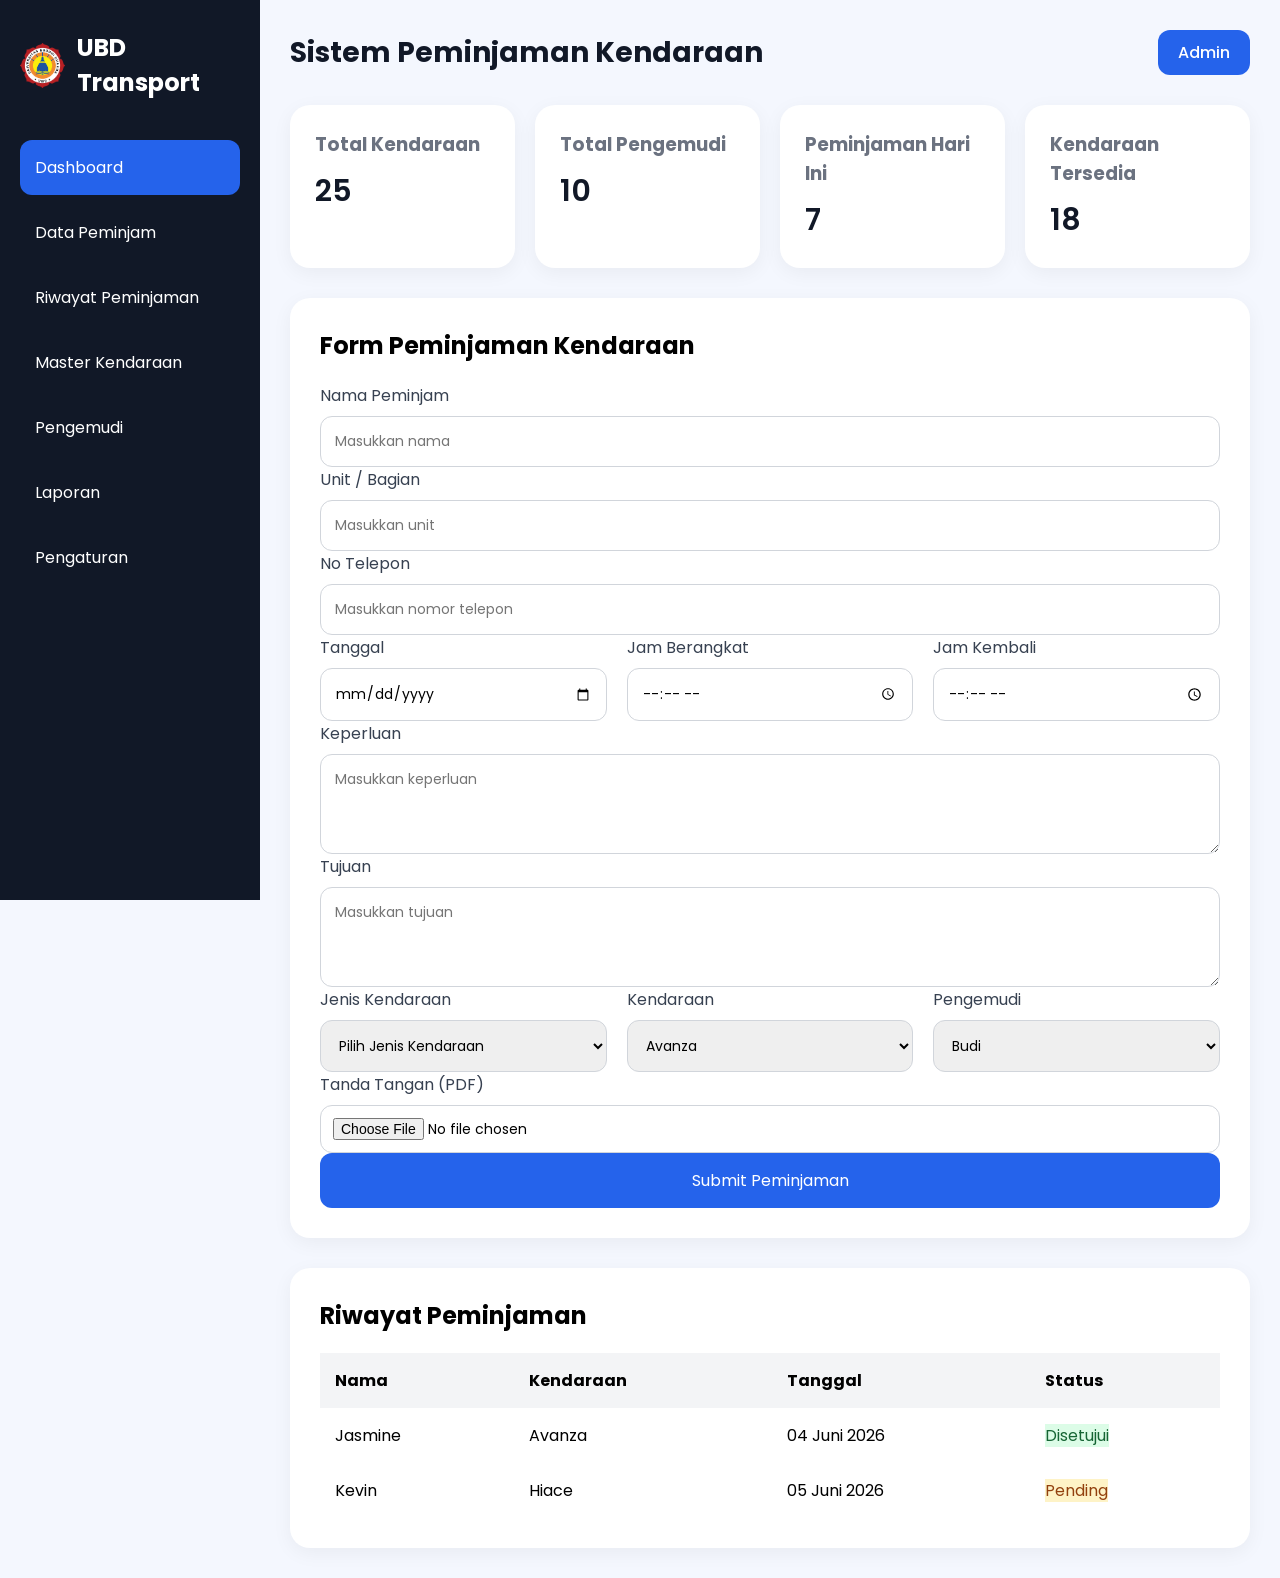
<file: index.html>
<!DOCTYPE html>
<html lang="id">
<head>
    <meta charset="UTF-8">
    <meta name="viewport" content="width=device-width, initial-scale=1.0">
    <title>Dashboard Peminjaman Kendaraan</title>

    <link rel="stylesheet" href="style.css">

    <link href="https://fonts.googleapis.com/css2?family=Poppins:wght@300;400;500;600&display=swap" rel="stylesheet">
</head>

<body>

<div class="container">

    <!-- Sidebar -->
    <div class="sidebar">

        <div class="logo">

    <img 
        src="logo ubd.png" 
        alt="Logo UBD"
        class="logo-img"
    >

    <h2>UBD Transport</h2>

</div>

        <ul class="menu">
            <li class="active">
                    <a href="index.html">Dashboard</a>
                </li>

            
                <li>
                    <a href="data-peminjam.html">
                        Data Peminjam
                    </a>
                </li>

                <li>
                    <a href="riwayat.html">
                        Riwayat Peminjaman
                    </a>
                </li>

                <li>
                    <a href="kendaraan.html">
                        Master Kendaraan
                    </a>
                </li>

                <li>
                    <a href="pengemudi.html">
                        Pengemudi
                    </a>
                </li>

                <li>
                    <a href="laporan.html">
                        Laporan
                    </a>
                </li>

                <li>
                    <a href="pengaturan.html">
                        Pengaturan
                    </a>
                </li>

            </ul>

    </div>

    <!-- Main -->
    <div class="main-content">

        <!-- Navbar -->
        <div class="navbar">

            <h1>Sistem Peminjaman Kendaraan</h1>

            <div class="profile">
                <a href="LOGIN.html">Admin</a>
            </div>
            
        </div>

        <!-- Cards -->
        <div class="cards">

            <div class="card">
                <h3>Total Kendaraan</h3>
                <p>25</p>
            </div>

            <div class="card">
                <h3>Total Pengemudi</h3>
                <p>10</p>
            </div>

            <div class="card">
                <h3>Peminjaman Hari Ini</h3>
                <p>7</p>
            </div>

            <div class="card">
                <h3>Kendaraan Tersedia</h3>
                <p>18</p>
            </div>

        </div>

        <!-- Form -->
        <div class="form-container">

            <h2>Form Peminjaman Kendaraan</h2>

            <form>

                <div class="input-group">
                    <label>Nama Peminjam</label>
                    <input type="text" placeholder="Masukkan nama">
                </div>

                <div class="input-group">
                    <label>Unit / Bagian</label>
                    <input type="text" placeholder="Masukkan unit">
                </div>

                <div class="input-group">
                    <label>No Telepon</label>
                    <input type="text" placeholder="Masukkan nomor telepon">
                </div>

                <div class="row">

                    <div class="input-group">
                        <label>Tanggal</label>
                        <input type="date">
                    </div>

                    <div class="input-group">
                        <label>Jam Berangkat</label>
                        <input type="time">
                    </div>

                    <div class="input-group">
                        <label>Jam Kembali</label>
                        <input type="time">
                    </div>

                </div>

                <div class="input-group">
                    <label>Keperluan</label>
                    <textarea placeholder="Masukkan keperluan"></textarea>
                </div>

                <div class="input-group">
                    <label>Tujuan</label>
                    <textarea placeholder="Masukkan tujuan"></textarea>
                </div>

                <div class="row">

                    <!-- Jenis Kendaraan -->

                    <div class="input-group">

                        <label>Jenis Kendaraan</label>

                        <select>
                            <option>Pilih Jenis Kendaraan</option>
                            <option>Motor</option>
                            <option>Mobil</option>
                            <option>Sepeda</option>
                        </select>

                    </div>

                    <!-- Kendaraan -->

                    <div class="input-group">

                        <label>Kendaraan</label>

                        <select>
                            <option>Avanza</option>
                            <option>Innova</option>
                            <option>Hiace</option>
                            <option>Vario</option>
                            <option>NMAX</option>
                            <option>Sepeda Lipat</option>
                        </select>

                    </div>

                    <!-- Pengemudi -->

                    <div class="input-group">

                        <label>Pengemudi</label>

                        <select>
                            <option>Budi</option>
                            <option>Andi</option>
                        </select>

                    </div>

                </div>

                <!-- Upload Tanda Tangan PDF -->

                <div class="input-group">

                    <label>Tanda Tangan (PDF)</label>

                    <input 
                        type="file"
                        accept="application/pdf"
                        id="signatureInput"
                    >

                </div>

                <button type="submit" class="btn-1">
                    Submit Peminjaman
                </button>

            </form>

        </div>

        <!-- Table -->
        <div class="table-container">

            <h2>Riwayat Peminjaman</h2>

            <table>

                <thead>

                    <tr>
                        <th>Nama</th>
                        <th>Kendaraan</th>
                        <th>Tanggal</th>
                        <th>Status</th>
                    </tr>

                </thead>

                <tbody>

                    <tr>
                        <td>Jasmine</td>
                        <td>Avanza</td>
                        <td>04 Juni 2026</td>
                        <td>
                            <span class="success">
                                Disetujui
                            </span>
                        </td>
                    </tr>

                    <tr>
                        <td>Kevin</td>
                        <td>Hiace</td>
                        <td>05 Juni 2026</td>
                        <td>
                            <span class="pending">
                                Pending
                            </span>
                        </td>
                    </tr>

                </tbody>

            </table>

        </div>

    </div>

</div>

<script>

const signatureInput = document.getElementById("signatureInput");
const preview = document.getElementById("previewSignature");

signatureInput.addEventListener("change", function(){

    const file = this.files[0];

    if(file){

        preview.src = URL.createObjectURL(file);
        preview.style.display = "block";

    }

});

</script>

</body>
</html>
</file>
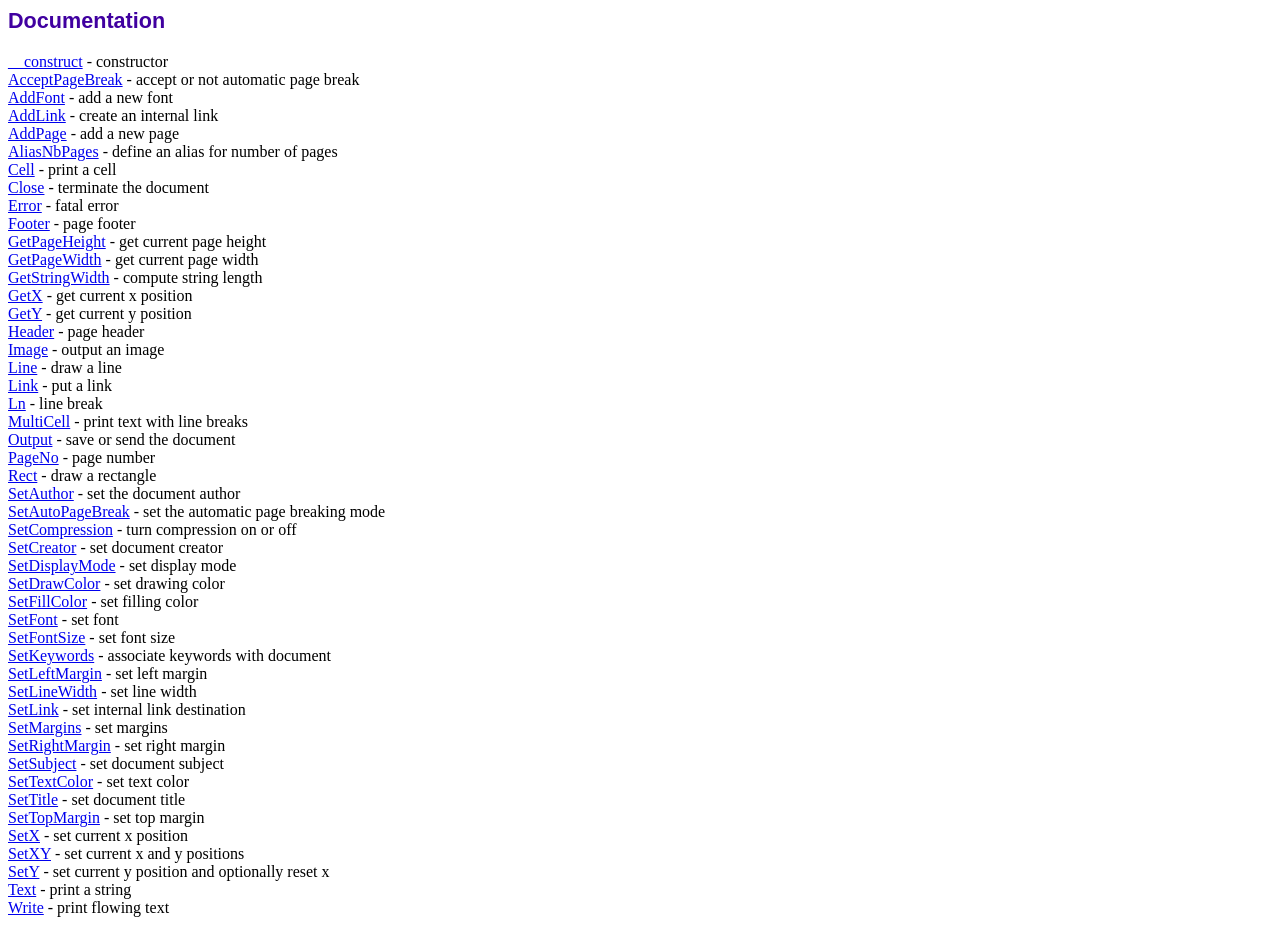
<file: fpdf/doc/index.htm>
<!DOCTYPE html PUBLIC "-//W3C//DTD HTML 4.01 Transitional//EN">
<html>
<head>
<meta http-equiv="Content-Type" content="text/html; charset=UTF-8">
<title>Documentation</title>
<link type="text/css" rel="stylesheet" href="../fpdf.css">
</head>
<body>
<h1>Documentation</h1>
<a href="__construct.htm">__construct</a> - constructor<br>
<a href="acceptpagebreak.htm">AcceptPageBreak</a> - accept or not automatic page break<br>
<a href="addfont.htm">AddFont</a> - add a new font<br>
<a href="addlink.htm">AddLink</a> - create an internal link<br>
<a href="addpage.htm">AddPage</a> - add a new page<br>
<a href="aliasnbpages.htm">AliasNbPages</a> - define an alias for number of pages<br>
<a href="cell.htm">Cell</a> - print a cell<br>
<a href="close.htm">Close</a> - terminate the document<br>
<a href="error.htm">Error</a> - fatal error<br>
<a href="footer.htm">Footer</a> - page footer<br>
<a href="getpageheight.htm">GetPageHeight</a> - get current page height<br>
<a href="getpagewidth.htm">GetPageWidth</a> - get current page width<br>
<a href="getstringwidth.htm">GetStringWidth</a> - compute string length<br>
<a href="getx.htm">GetX</a> - get current x position<br>
<a href="gety.htm">GetY</a> - get current y position<br>
<a href="header.htm">Header</a> - page header<br>
<a href="image.htm">Image</a> - output an image<br>
<a href="line.htm">Line</a> - draw a line<br>
<a href="link.htm">Link</a> - put a link<br>
<a href="ln.htm">Ln</a> - line break<br>
<a href="multicell.htm">MultiCell</a> - print text with line breaks<br>
<a href="output.htm">Output</a> - save or send the document<br>
<a href="pageno.htm">PageNo</a> - page number<br>
<a href="rect.htm">Rect</a> - draw a rectangle<br>
<a href="setauthor.htm">SetAuthor</a> - set the document author<br>
<a href="setautopagebreak.htm">SetAutoPageBreak</a> - set the automatic page breaking mode<br>
<a href="setcompression.htm">SetCompression</a> - turn compression on or off<br>
<a href="setcreator.htm">SetCreator</a> - set document creator<br>
<a href="setdisplaymode.htm">SetDisplayMode</a> - set display mode<br>
<a href="setdrawcolor.htm">SetDrawColor</a> - set drawing color<br>
<a href="setfillcolor.htm">SetFillColor</a> - set filling color<br>
<a href="setfont.htm">SetFont</a> - set font<br>
<a href="setfontsize.htm">SetFontSize</a> - set font size<br>
<a href="setkeywords.htm">SetKeywords</a> - associate keywords with document<br>
<a href="setleftmargin.htm">SetLeftMargin</a> - set left margin<br>
<a href="setlinewidth.htm">SetLineWidth</a> - set line width<br>
<a href="setlink.htm">SetLink</a> - set internal link destination<br>
<a href="setmargins.htm">SetMargins</a> - set margins<br>
<a href="setrightmargin.htm">SetRightMargin</a> - set right margin<br>
<a href="setsubject.htm">SetSubject</a> - set document subject<br>
<a href="settextcolor.htm">SetTextColor</a> - set text color<br>
<a href="settitle.htm">SetTitle</a> - set document title<br>
<a href="settopmargin.htm">SetTopMargin</a> - set top margin<br>
<a href="setx.htm">SetX</a> - set current x position<br>
<a href="setxy.htm">SetXY</a> - set current x and y positions<br>
<a href="sety.htm">SetY</a> - set current y position and optionally reset x<br>
<a href="text.htm">Text</a> - print a string<br>
<a href="write.htm">Write</a> - print flowing text<br>
</body>
</html>
</file>
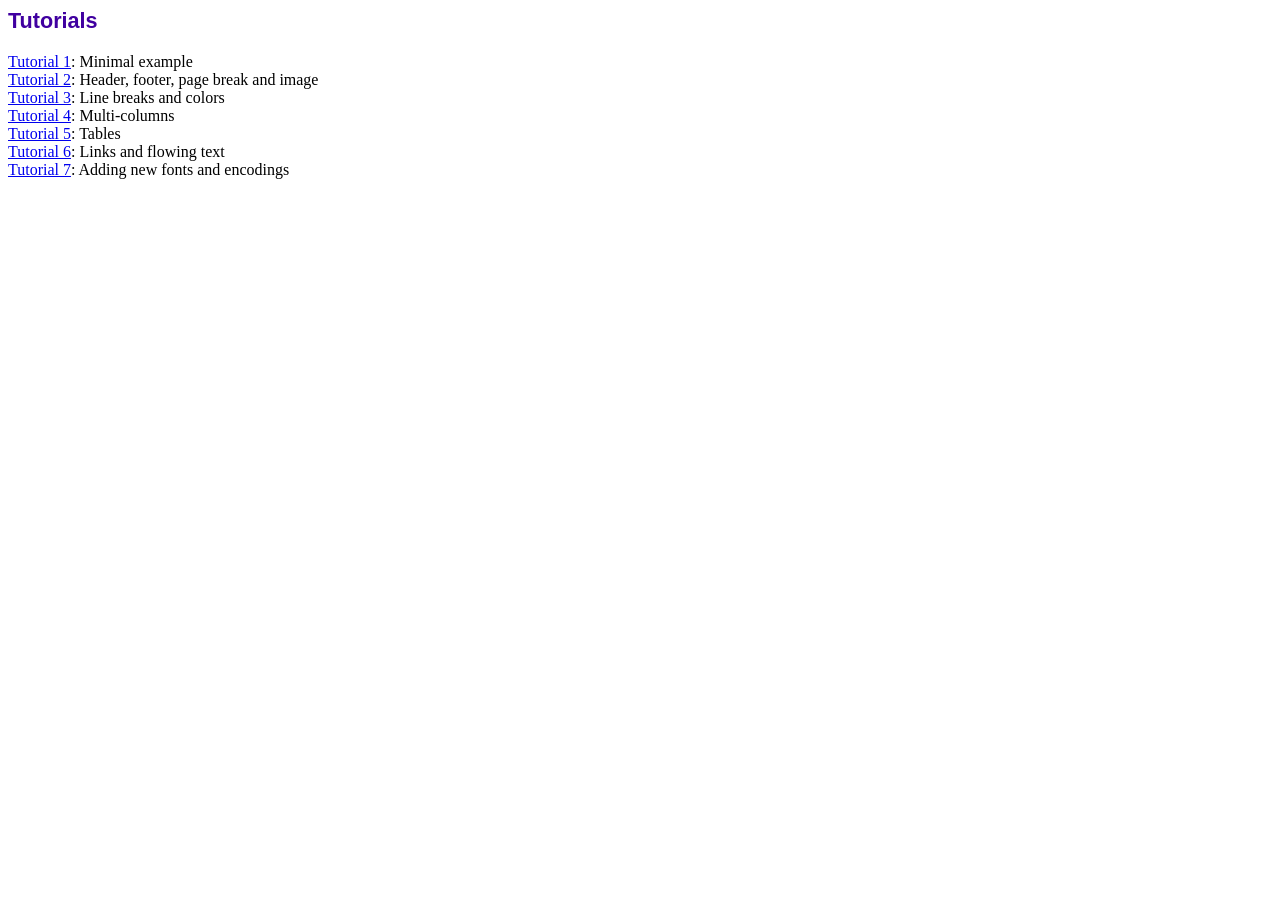
<file: fpdf/tutorial/index.htm>
<!DOCTYPE html PUBLIC "-//W3C//DTD HTML 4.01 Transitional//EN">
<html>
<head>
<meta http-equiv="Content-Type" content="text/html; charset=UTF-8">
<title>Tutorials</title>
<link type="text/css" rel="stylesheet" href="../fpdf.css">
</head>
<body>
<h1>Tutorials</h1>
<ul style="list-style-type:none; margin-left:0; padding-left:0">
<li><a href="tuto1.htm">Tutorial 1</a>: Minimal example</li>
<li><a href="tuto2.htm">Tutorial 2</a>: Header, footer, page break and image</li>
<li><a href="tuto3.htm">Tutorial 3</a>: Line breaks and colors</li>
<li><a href="tuto4.htm">Tutorial 4</a>: Multi-columns</li>
<li><a href="tuto5.htm">Tutorial 5</a>: Tables</li>
<li><a href="tuto6.htm">Tutorial 6</a>: Links and flowing text</li>
<li><a href="tuto7.htm">Tutorial 7</a>: Adding new fonts and encodings</li>
</ul>
</body>
</html>
</file>
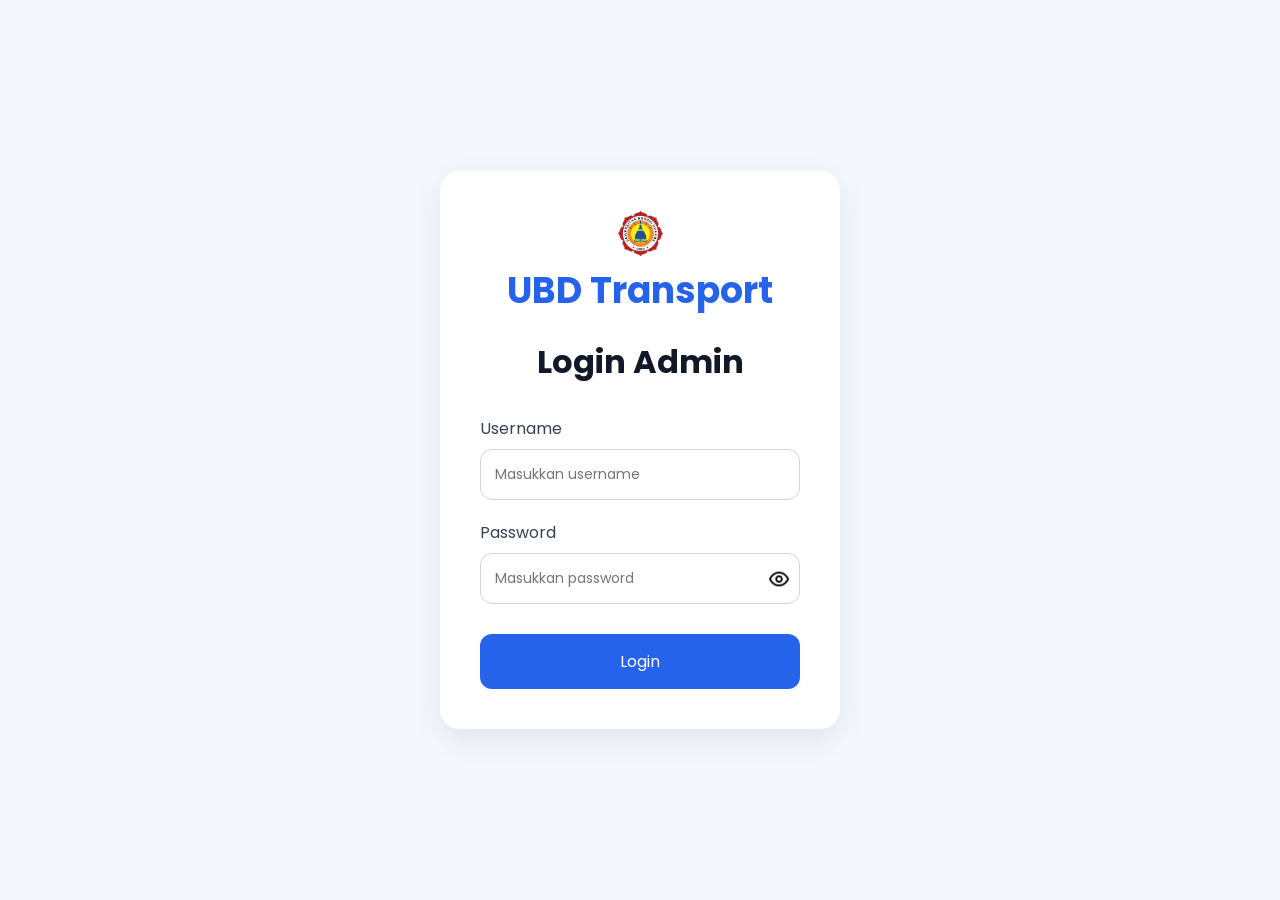
<file: LOGIN.html>
<!DOCTYPE html>
<html lang="id">
<head>

    <meta charset="UTF-8">
    <meta name="viewport" content="width=device-width, initial-scale=1.0">

    <title>Login Admin</title>

    <link rel="stylesheet" href="style.css">

    <link href="https://fonts.googleapis.com/css2?family=Poppins:wght@300;400;500;600&display=swap" rel="stylesheet">

    <style>

        *{
            margin:0;
            padding:0;
            box-sizing:border-box;
            font-family:'Poppins', sans-serif;
        }

        body{
            background:#f4f7fe;
            display:flex;
            justify-content:center;
            align-items:center;
            height:100vh;
        }

        .login-container{
            width:400px;
            background:white;
            padding:40px;
            border-radius:20px;
            box-shadow:0 10px 30px rgba(0,0,0,0.08);
        }

        .logo-login{
            text-align:center;
            margin-bottom:20px;
        }

        .logo-login h2{
            color:#2563eb;
            font-size:36px;
        }

        .login-container h1{
            text-align:center;
            margin-bottom:30px;
            color:#111827;
        }

        .input-group{
            display:flex;
            flex-direction:column;
            margin-bottom:20px;
        }

        .input-group label{
            margin-bottom:8px;
            color:#374151;
        }

        .input-group input{
            padding:14px;
            border:1px solid #d1d5db;
            border-radius:12px;
            outline:none;
            font-size:14px;
        }

        /* Password */

        .password-box{
            position:relative;
            display:flex;
            align-items:center;
        }

        .password-box input{
            width:100%;
            padding-right:60px;
        }

        .show-btn{
            position:absolute;
            right:10px;
            background:none;
            border:none;
            cursor:pointer;
            display:flex;
            align-items:center;
            justify-content:center;
        }

        .show-btn img{
            width:22px;
            height:22px;
        }

        /* Login Button */

        .login-btn{
            width:100%;
            padding:15px;
            border:none;
            background:#2563eb;
            color:white;
            border-radius:12px;
            font-size:16px;
            cursor:pointer;
            transition:0.3s;
            margin-top:10px;
        }

        .login-btn:hover{
            background:#1d4ed8;
        }

    </style>

</head>

<body>

    <div class="login-container">

        <div class="logo-login">
            
    <img 
        src="logo ubd.png" 
        alt="Logo UBD"
        class="logo-img"
    >
            <h2>UBD Transport</h2>
        </div>

        <h1>Login Admin</h1>

        <form action="index.html">

            <!-- Username -->

            <div class="input-group">

                <label>Username</label>

                <input 
                    type="text" 
                    placeholder="Masukkan username"
                >

            </div>

            <!-- Password -->

            <div class="input-group">

                <label>Password</label>

                <div class="password-box">

                    <input 
                        type="password"
                        id="password"
                        placeholder="Masukkan password"
                    >

                    <!-- Icon Button -->

                    <button 
                        type="button"
                        class="show-btn"
                        onclick="togglePassword()"
                    >

                        <img 
                            id="eyeIcon"
                            src="eye-24.png"
                            alt="Show Password"
                        >

                    </button>

                </div>

            </div>

            <!-- Login Button -->

            <button type="submit" class="login-btn">
                Login
            </button>

        </form>

    </div>

    <!-- Script -->

    <script>

        function togglePassword(){

            let password = document.getElementById("password");
            let icon = document.getElementById("eyeIcon");

            if(password.type === "password"){

                password.type = "text";

                icon.src = "hide-24.png";

            }else{

                password.type = "password";

                icon.src = "eye-24.png";

            }

        }

    </script>

</body>
</html>
</file>
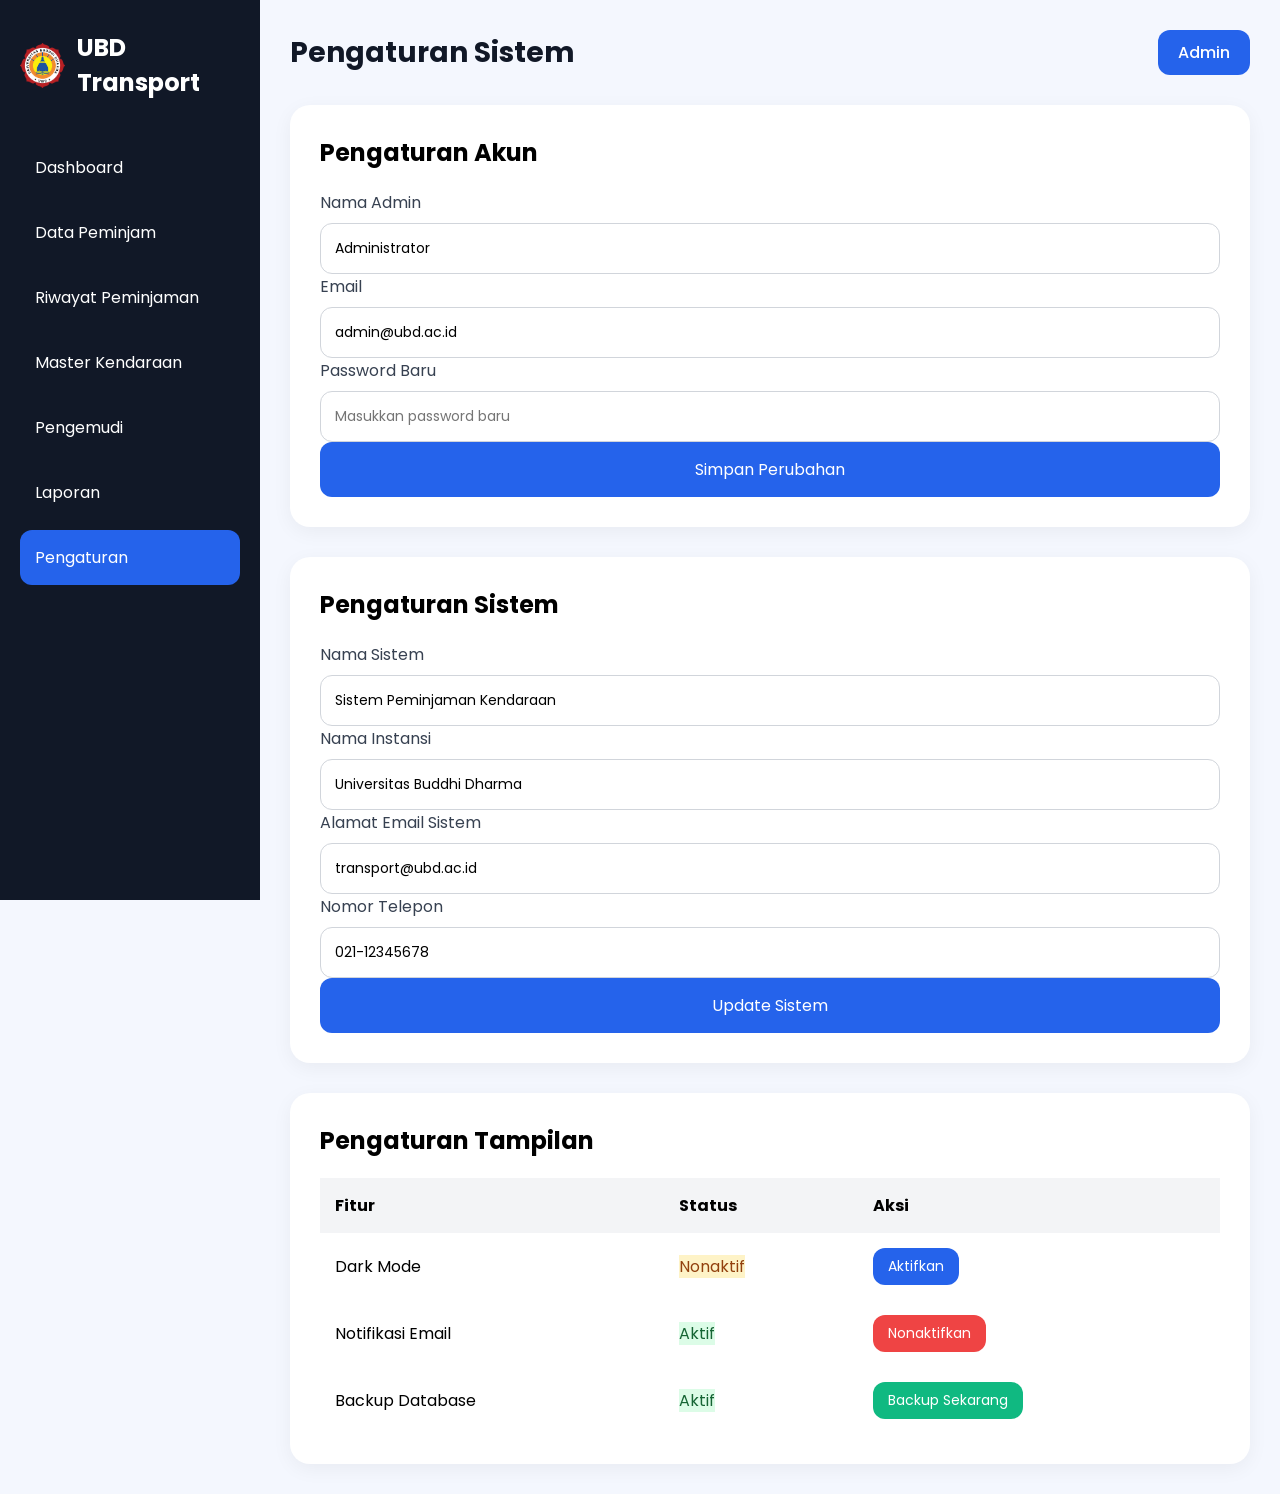
<file: pengaturan.html>
<!DOCTYPE html>
<html lang="id">
<head>
    <meta charset="UTF-8">
    <meta name="viewport" content="width=device-width, initial-scale=1.0">
    <title>Pengaturan</title>

    <link rel="stylesheet" href="style.css">

    <link href="https://fonts.googleapis.com/css2?family=Poppins:wght@300;400;500;600&display=swap" rel="stylesheet">
</head>

<body>

<div class="container">

    <!-- Sidebar -->
    <div class="sidebar">

        <div class="logo">

    <img 
        src="logo ubd.png" 
        alt="Logo UBD"
        class="logo-img"
    >

    <h2>UBD Transport</h2>

</div>

        <ul class="menu">

            <li>
                <a href="index.html">Dashboard</a>
            </li>

            <li>
                <a href="data-peminjam.html">Data Peminjam</a>
            </li>

            <li>
                <a href="riwayat.html">Riwayat Peminjaman</a>
            </li>

            <li>
                <a href="kendaraan.html">Master Kendaraan</a>
            </li>

            <li>
                <a href="pengemudi.html">Pengemudi</a>
            </li>

            <li>
                <a href="laporan.html">Laporan</a>
            </li>

            <li class="active">
                <a href="pengaturan.html">Pengaturan</a>
            </li>

        </ul>

    </div>

    <!-- Main Content -->
    <div class="main-content">

        <!-- Navbar -->
        <div class="navbar">

            <h1>Pengaturan Sistem</h1>

            <div class="profile">
                <a href="LOGIN.html">Admin</a>
            </div>

        </div>

        <!-- Pengaturan Akun -->
        <div class="form-container">

            <h2>Pengaturan Akun</h2>

            <form>

                <div class="input-group">
                    <label>Nama Admin</label>
                    <input type="text" value="Administrator">
                </div>

                <div class="input-group">
                    <label>Email</label>
                    <input type="email" value="admin@ubd.ac.id">
                </div>

                <div class="input-group">
                    <label>Password Baru</label>
                    <input type="password" placeholder="Masukkan password baru">
                </div>

                <button type="submit" class="btn-1">
                    Simpan Perubahan
                </button>

            </form>

        </div>

        <!-- Pengaturan Sistem -->
        <div class="form-container">

            <h2>Pengaturan Sistem</h2>

            <form>

                <div class="input-group">
                    <label>Nama Sistem</label>
                    <input type="text" value="Sistem Peminjaman Kendaraan">
                </div>

                <div class="input-group">
                    <label>Nama Instansi</label>
                    <input type="text" value="Universitas Buddhi Dharma">
                </div>

                <div class="input-group">
                    <label>Alamat Email Sistem</label>
                    <input type="email" value="transport@ubd.ac.id">
                </div>

                <div class="input-group">
                    <label>Nomor Telepon</label>
                    <input type="text" value="021-12345678">
                </div>

                <button type="submit" class="btn-1">
                    Update Sistem
                </button>

            </form>

        </div>

        <!-- Pengaturan Tampilan -->
        <div class="table-container">

            <h2>Pengaturan Tampilan</h2>

            <table>

                <thead>

                    <tr>
                        <th>Fitur</th>
                        <th>Status</th>
                        <th>Aksi</th>
                    </tr>

                </thead>

                <tbody>

                    <tr>
                        <td>Dark Mode</td>
                        <td>
                            <span class="pending">
                                Nonaktif
                            </span>
                        </td>
                        <td>

                            <button style="
                                width:auto;
                                padding:8px 15px;
                                font-size:14px;
                            " class="btn-1">
                                Aktifkan
                            </button>

                        </td>
                    </tr>

                    <tr>
                        <td>Notifikasi Email</td>
                        <td>
                            <span class="success">
                                Aktif
                            </span>
                        </td>
                        <td>

                            <button style="
                                width:auto;
                                padding:8px 15px;
                                font-size:14px;
                                background:#ef4444;
                            " class="btn-1">
                                Nonaktifkan
                            </button>

                        </td>
                    </tr>

                    <tr>
                        <td>Backup Database</td>
                        <td>
                            <span class="success">
                                Aktif
                            </span>
                        </td>
                        <td>

                            <button style="
                                width:auto;
                                padding:8px 15px;
                                font-size:14px;
                                background:#10b981;
                            " class="btn-1">
                                Backup Sekarang
                            </button>

                        </td>
                    </tr>

                </tbody>

            </table>

        </div>

    </div>

</div>

</body>
</html>
</file>
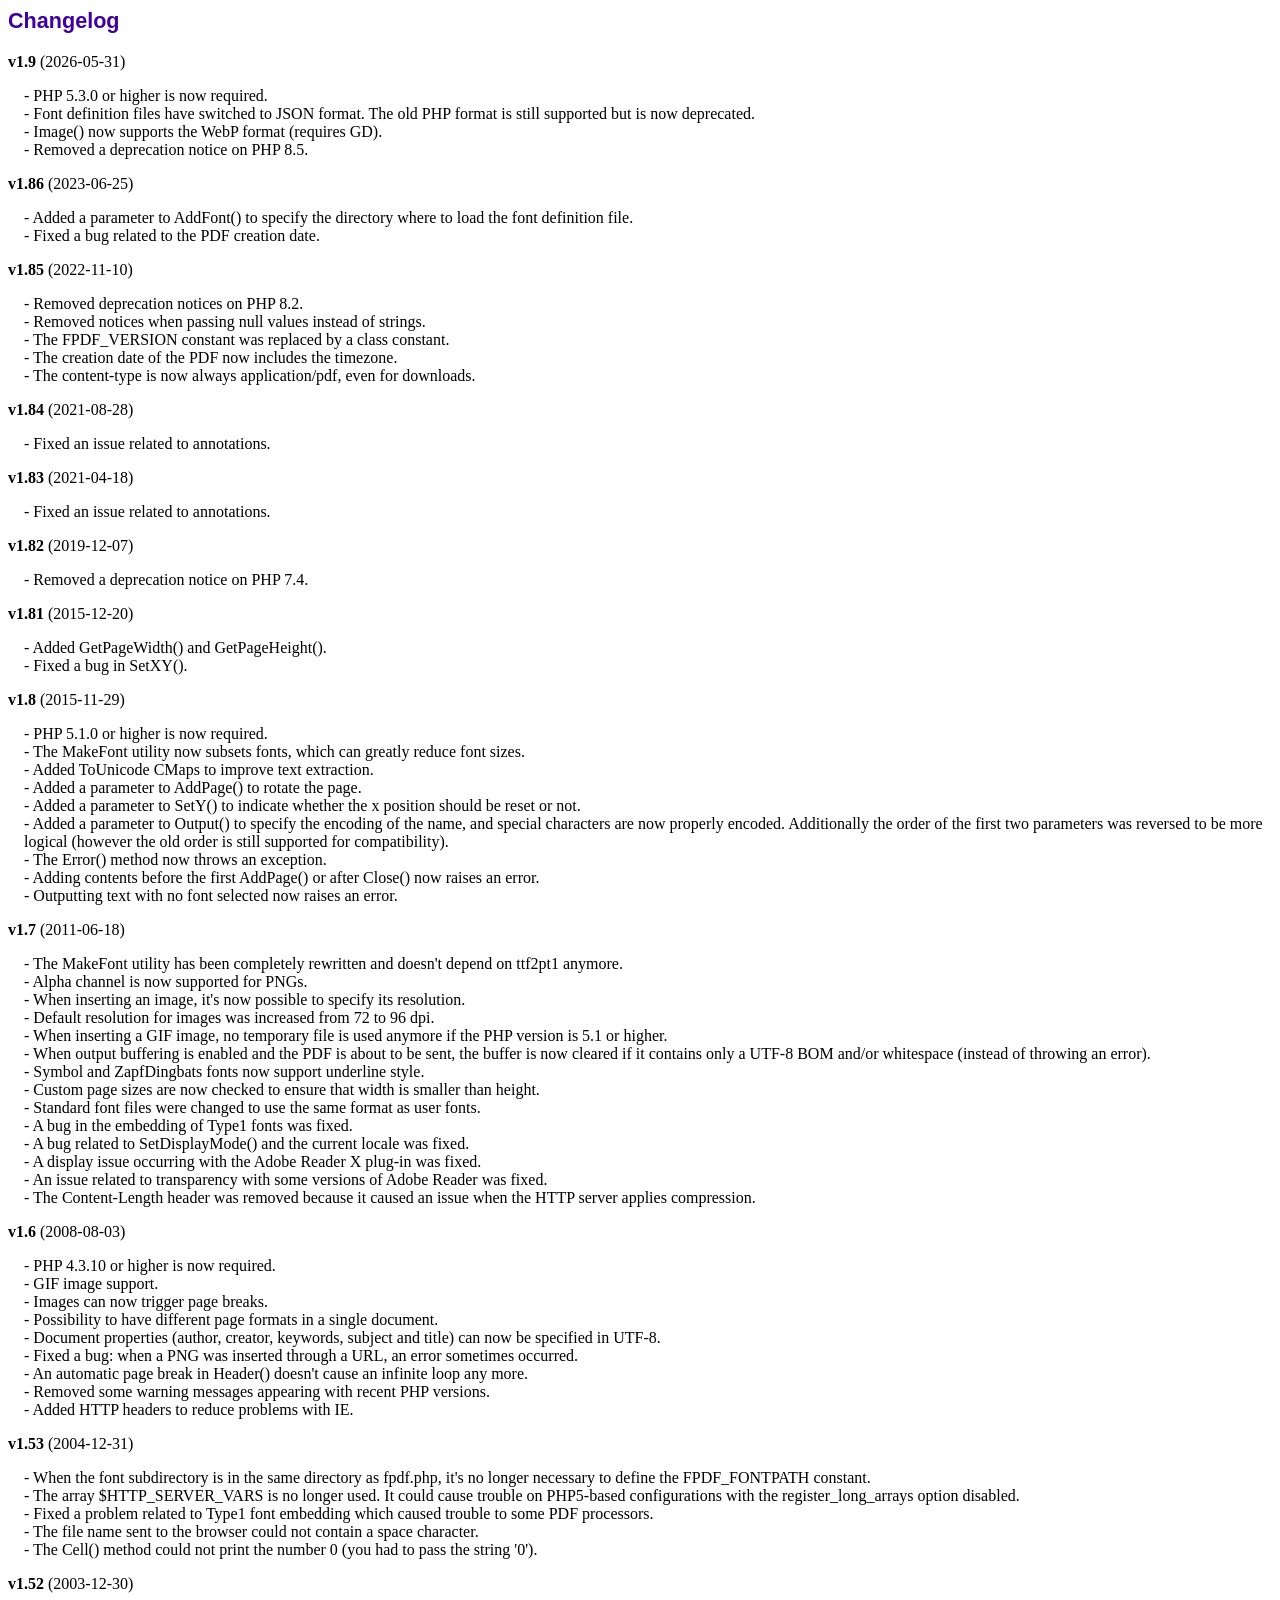
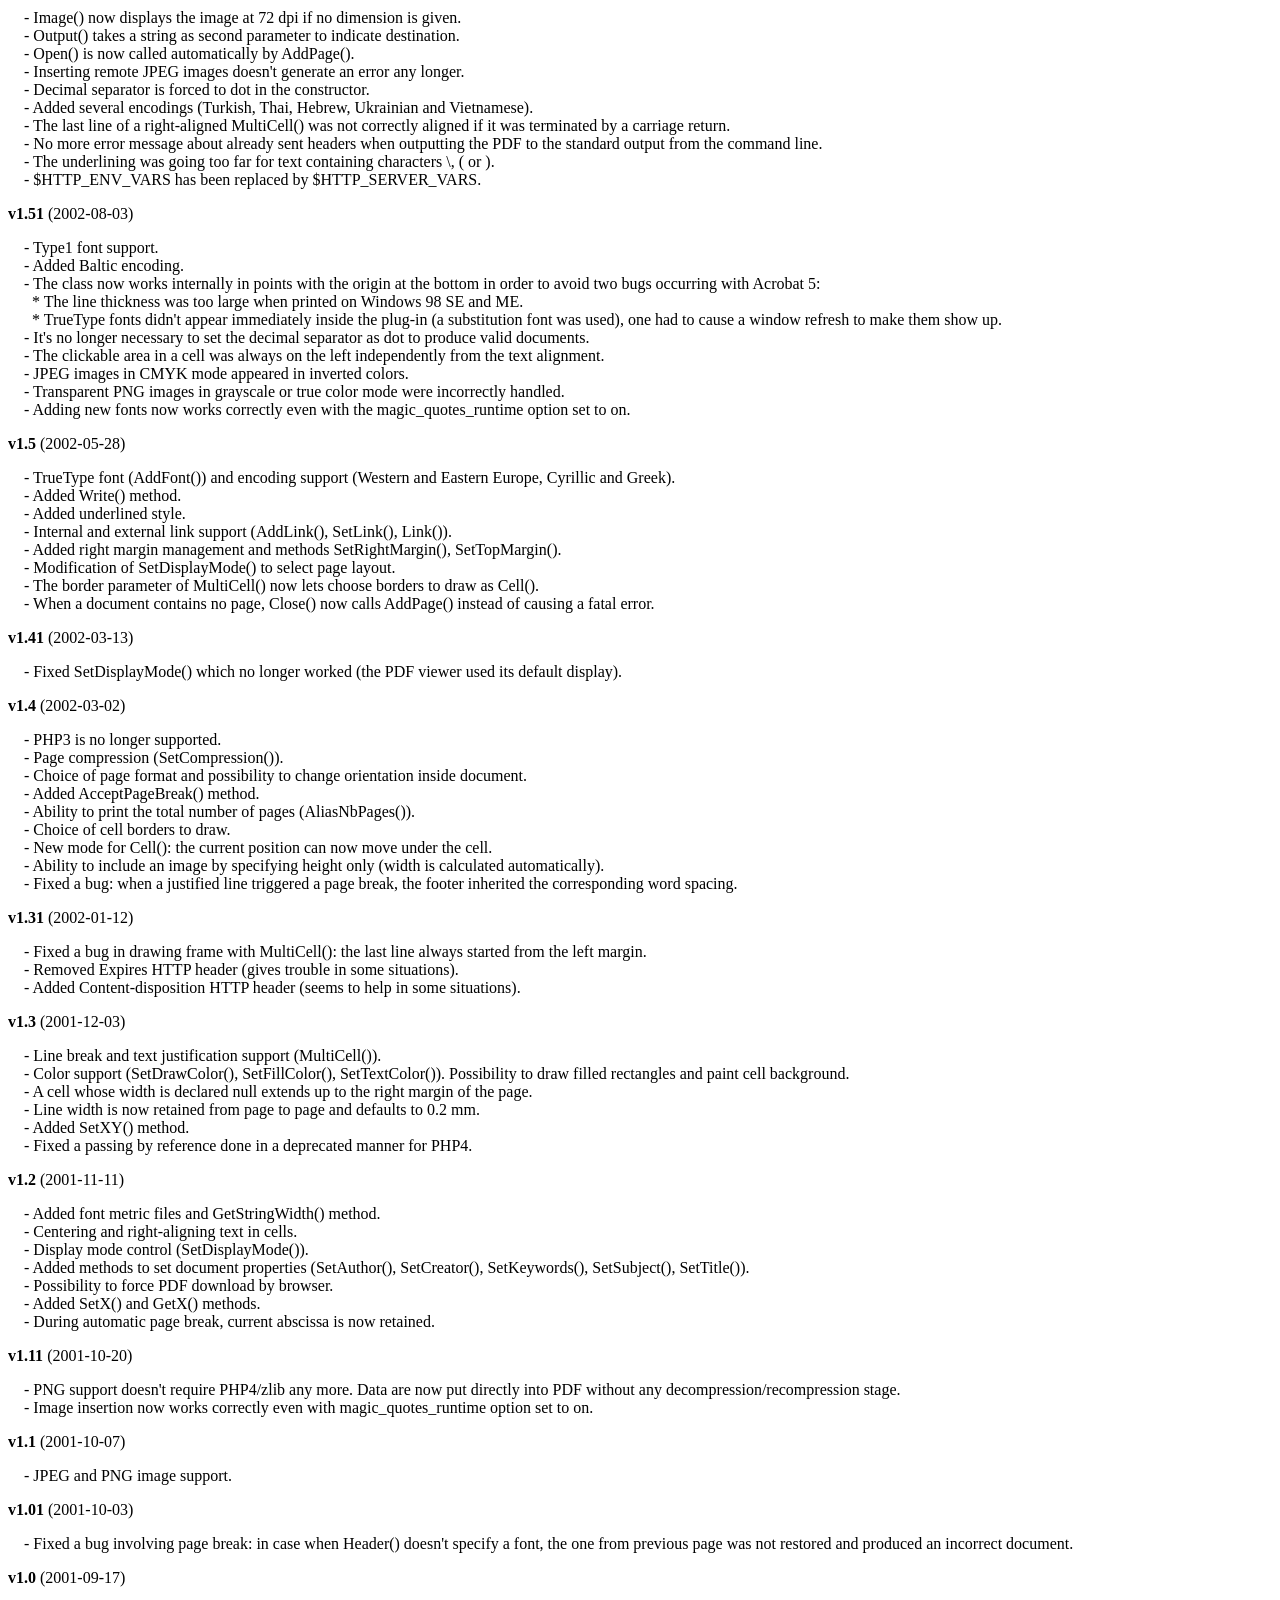
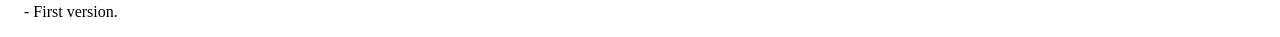
<file: fpdf/changelog.htm>
<!DOCTYPE html PUBLIC "-//W3C//DTD HTML 4.01 Transitional//EN">
<html>
<head>
<meta http-equiv="Content-Type" content="text/html; charset=UTF-8">
<title>Changelog</title>
<link type="text/css" rel="stylesheet" href="fpdf.css">
<style type="text/css">
dd {margin:1em 0 1em 1em}
</style>
</head>
<body>
<h1>Changelog</h1>
<dl>
<dt><strong>v1.9</strong> (2026-05-31)</dt>
<dd>
- PHP 5.3.0 or higher is now required.<br>
- Font definition files have switched to JSON format. The old PHP format is still supported but is now deprecated.<br>
- Image() now supports the WebP format (requires GD).<br>
- Removed a deprecation notice on PHP 8.5.<br>
</dd>
<dt><strong>v1.86</strong> (2023-06-25)</dt>
<dd>
- Added a parameter to AddFont() to specify the directory where to load the font definition file.<br>
- Fixed a bug related to the PDF creation date.<br>
</dd>
<dt><strong>v1.85</strong> (2022-11-10)</dt>
<dd>
- Removed deprecation notices on PHP 8.2.<br>
- Removed notices when passing null values instead of strings.<br>
- The FPDF_VERSION constant was replaced by a class constant.<br>
- The creation date of the PDF now includes the timezone.<br>
- The content-type is now always application/pdf, even for downloads.<br>
</dd>
<dt><strong>v1.84</strong> (2021-08-28)</dt>
<dd>
- Fixed an issue related to annotations.<br>
</dd>
<dt><strong>v1.83</strong> (2021-04-18)</dt>
<dd>
- Fixed an issue related to annotations.<br>
</dd>
<dt><strong>v1.82</strong> (2019-12-07)</dt>
<dd>
- Removed a deprecation notice on PHP 7.4.<br>
</dd>
<dt><strong>v1.81</strong> (2015-12-20)</dt>
<dd>
- Added GetPageWidth() and GetPageHeight().<br>
- Fixed a bug in SetXY().<br>
</dd>
<dt><strong>v1.8</strong> (2015-11-29)</dt>
<dd>
- PHP 5.1.0 or higher is now required.<br>
- The MakeFont utility now subsets fonts, which can greatly reduce font sizes.<br>
- Added ToUnicode CMaps to improve text extraction.<br>
- Added a parameter to AddPage() to rotate the page.<br>
- Added a parameter to SetY() to indicate whether the x position should be reset or not.<br>
- Added a parameter to Output() to specify the encoding of the name, and special characters are now properly encoded. Additionally the order of the first two parameters was reversed to be more logical (however the old order is still supported for compatibility).<br>
- The Error() method now throws an exception.<br>
- Adding contents before the first AddPage() or after Close() now raises an error.<br>
- Outputting text with no font selected now raises an error.<br>
</dd>
<dt><strong>v1.7</strong> (2011-06-18)</dt>
<dd>
- The MakeFont utility has been completely rewritten and doesn't depend on ttf2pt1 anymore.<br>
- Alpha channel is now supported for PNGs.<br>
- When inserting an image, it's now possible to specify its resolution.<br>
- Default resolution for images was increased from 72 to 96 dpi.<br>
- When inserting a GIF image, no temporary file is used anymore if the PHP version is 5.1 or higher.<br>
- When output buffering is enabled and the PDF is about to be sent, the buffer is now cleared if it contains only a UTF-8 BOM and/or whitespace (instead of throwing an error).<br>
- Symbol and ZapfDingbats fonts now support underline style.<br>
- Custom page sizes are now checked to ensure that width is smaller than height.<br>
- Standard font files were changed to use the same format as user fonts.<br>
- A bug in the embedding of Type1 fonts was fixed.<br>
- A bug related to SetDisplayMode() and the current locale was fixed.<br>
- A display issue occurring with the Adobe Reader X plug-in was fixed.<br>
- An issue related to transparency with some versions of Adobe Reader was fixed.<br>
- The Content-Length header was removed because it caused an issue when the HTTP server applies compression.<br>
</dd>
<dt><strong>v1.6</strong> (2008-08-03)</dt>
<dd>
- PHP 4.3.10 or higher is now required.<br>
- GIF image support.<br>
- Images can now trigger page breaks.<br>
- Possibility to have different page formats in a single document.<br>
- Document properties (author, creator, keywords, subject and title) can now be specified in UTF-8.<br>
- Fixed a bug: when a PNG was inserted through a URL, an error sometimes occurred.<br>
- An automatic page break in Header() doesn't cause an infinite loop any more.<br>
- Removed some warning messages appearing with recent PHP versions.<br>
- Added HTTP headers to reduce problems with IE.<br>
</dd>
<dt><strong>v1.53</strong> (2004-12-31)</dt>
<dd>
- When the font subdirectory is in the same directory as fpdf.php, it's no longer necessary to define the FPDF_FONTPATH constant.<br>
- The array $HTTP_SERVER_VARS is no longer used. It could cause trouble on PHP5-based configurations with the register_long_arrays option disabled.<br>
- Fixed a problem related to Type1 font embedding which caused trouble to some PDF processors.<br>
- The file name sent to the browser could not contain a space character.<br>
- The Cell() method could not print the number 0 (you had to pass the string '0').<br>
</dd>
<dt><strong>v1.52</strong> (2003-12-30)</dt>
<dd>
- Image() now displays the image at 72 dpi if no dimension is given.<br>
- Output() takes a string as second parameter to indicate destination.<br>
- Open() is now called automatically by AddPage().<br>
- Inserting remote JPEG images doesn't generate an error any longer.<br>
- Decimal separator is forced to dot in the constructor.<br>
- Added several encodings (Turkish, Thai, Hebrew, Ukrainian and Vietnamese).<br>
- The last line of a right-aligned MultiCell() was not correctly aligned if it was terminated by a carriage return.<br>
- No more error message about already sent headers when outputting the PDF to the standard output from the command line.<br>
- The underlining was going too far for text containing characters \, ( or ).<br>
- $HTTP_ENV_VARS has been replaced by $HTTP_SERVER_VARS.<br>
</dd>
<dt><strong>v1.51</strong> (2002-08-03)</dt>
<dd>
- Type1 font support.<br>
- Added Baltic encoding.<br>
- The class now works internally in points with the origin at the bottom in order to avoid two bugs occurring with Acrobat 5:<br>&nbsp;&nbsp;* The line thickness was too large when printed on Windows 98 SE and ME.<br>&nbsp;&nbsp;* TrueType fonts didn't appear immediately inside the plug-in (a substitution font was used), one had to cause a window refresh to make them show up.<br>
- It's no longer necessary to set the decimal separator as dot to produce valid documents.<br>
- The clickable area in a cell was always on the left independently from the text alignment.<br>
- JPEG images in CMYK mode appeared in inverted colors.<br>
- Transparent PNG images in grayscale or true color mode were incorrectly handled.<br>
- Adding new fonts now works correctly even with the magic_quotes_runtime option set to on.<br>
</dd>
<dt><strong>v1.5</strong> (2002-05-28)</dt>
<dd>
- TrueType font (AddFont()) and encoding support (Western and Eastern Europe, Cyrillic and Greek).<br>
- Added Write() method.<br>
- Added underlined style.<br>
- Internal and external link support (AddLink(), SetLink(), Link()).<br>
- Added right margin management and methods SetRightMargin(), SetTopMargin().<br>
- Modification of SetDisplayMode() to select page layout.<br>
- The border parameter of MultiCell() now lets choose borders to draw as Cell().<br>
- When a document contains no page, Close() now calls AddPage() instead of causing a fatal error.<br>
</dd>
<dt><strong>v1.41</strong> (2002-03-13)</dt>
<dd>
- Fixed SetDisplayMode() which no longer worked (the PDF viewer used its default display).<br>
</dd>
<dt><strong>v1.4</strong> (2002-03-02)</dt>
<dd>
- PHP3 is no longer supported.<br>
- Page compression (SetCompression()).<br>
- Choice of page format and possibility to change orientation inside document.<br>
- Added AcceptPageBreak() method.<br>
- Ability to print the total number of pages (AliasNbPages()).<br>
- Choice of cell borders to draw.<br>
- New mode for Cell(): the current position can now move under the cell.<br>
- Ability to include an image by specifying height only (width is calculated automatically).<br>
- Fixed a bug: when a justified line triggered a page break, the footer inherited the corresponding word spacing.<br>
</dd>
<dt><strong>v1.31</strong> (2002-01-12)</dt>
<dd>
- Fixed a bug in drawing frame with MultiCell(): the last line always started from the left margin.<br>
- Removed Expires HTTP header (gives trouble in some situations).<br>
- Added Content-disposition HTTP header (seems to help in some situations).<br>
</dd>
<dt><strong>v1.3</strong> (2001-12-03)</dt>
<dd>
- Line break and text justification support (MultiCell()).<br>
- Color support (SetDrawColor(), SetFillColor(), SetTextColor()). Possibility to draw filled rectangles and paint cell background.<br>
- A cell whose width is declared null extends up to the right margin of the page.<br>
- Line width is now retained from page to page and defaults to 0.2 mm.<br>
- Added SetXY() method.<br>
- Fixed a passing by reference done in a deprecated manner for PHP4.<br>
</dd>
<dt><strong>v1.2</strong> (2001-11-11)</dt>
<dd>
- Added font metric files and GetStringWidth() method.<br>
- Centering and right-aligning text in cells.<br>
- Display mode control (SetDisplayMode()).<br>
- Added methods to set document properties (SetAuthor(), SetCreator(), SetKeywords(), SetSubject(), SetTitle()).<br>
- Possibility to force PDF download by browser.<br>
- Added SetX() and GetX() methods.<br>
- During automatic page break, current abscissa is now retained.<br>
</dd>
<dt><strong>v1.11</strong> (2001-10-20)</dt>
<dd>
- PNG support doesn't require PHP4/zlib any more. Data are now put directly into PDF without any decompression/recompression stage.<br>
- Image insertion now works correctly even with magic_quotes_runtime option set to on.<br>
</dd>
<dt><strong>v1.1</strong> (2001-10-07)</dt>
<dd>
- JPEG and PNG image support.<br>
</dd>
<dt><strong>v1.01</strong> (2001-10-03)</dt>
<dd>
- Fixed a bug involving page break: in case when Header() doesn't specify a font, the one from previous page was not restored and produced an incorrect document.<br>
</dd>
<dt><strong>v1.0</strong> (2001-09-17)</dt>
<dd>
- First version.<br>
</dd>
</dl>
</body>
</html>
</file>
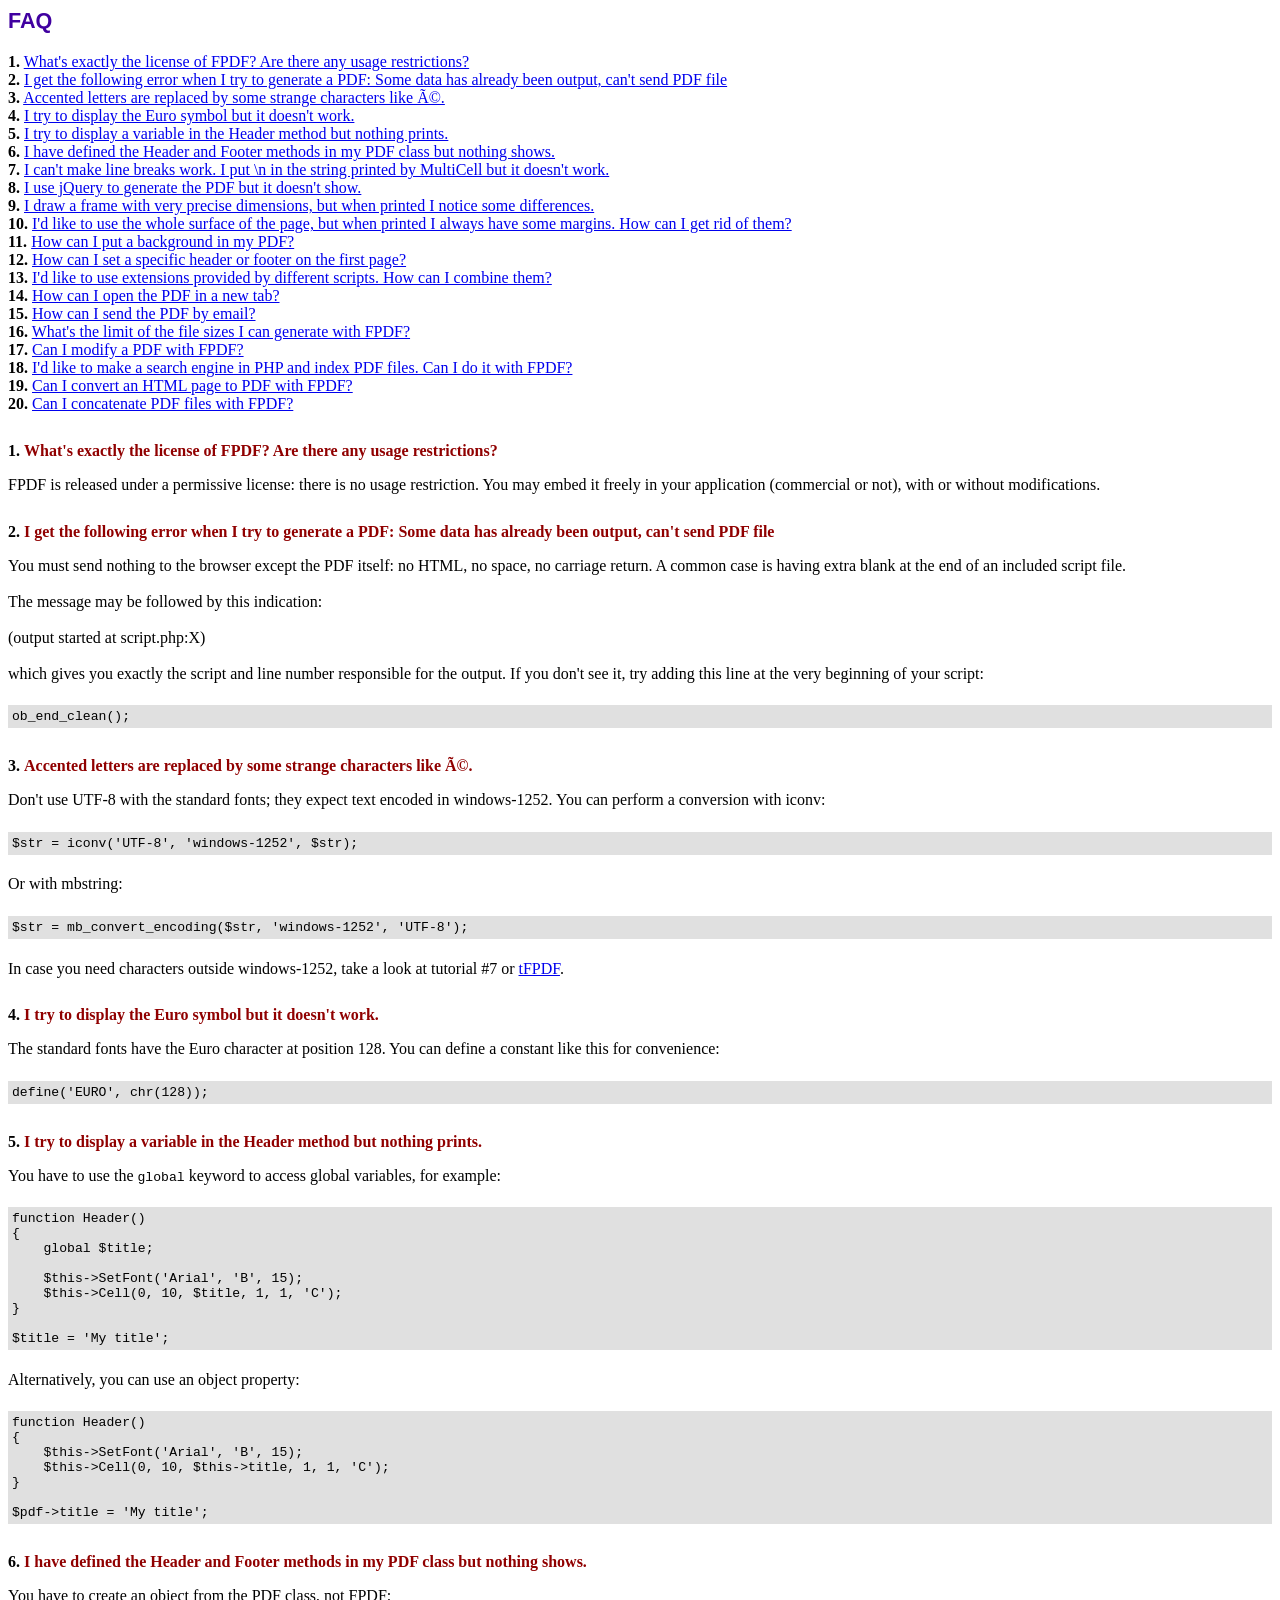
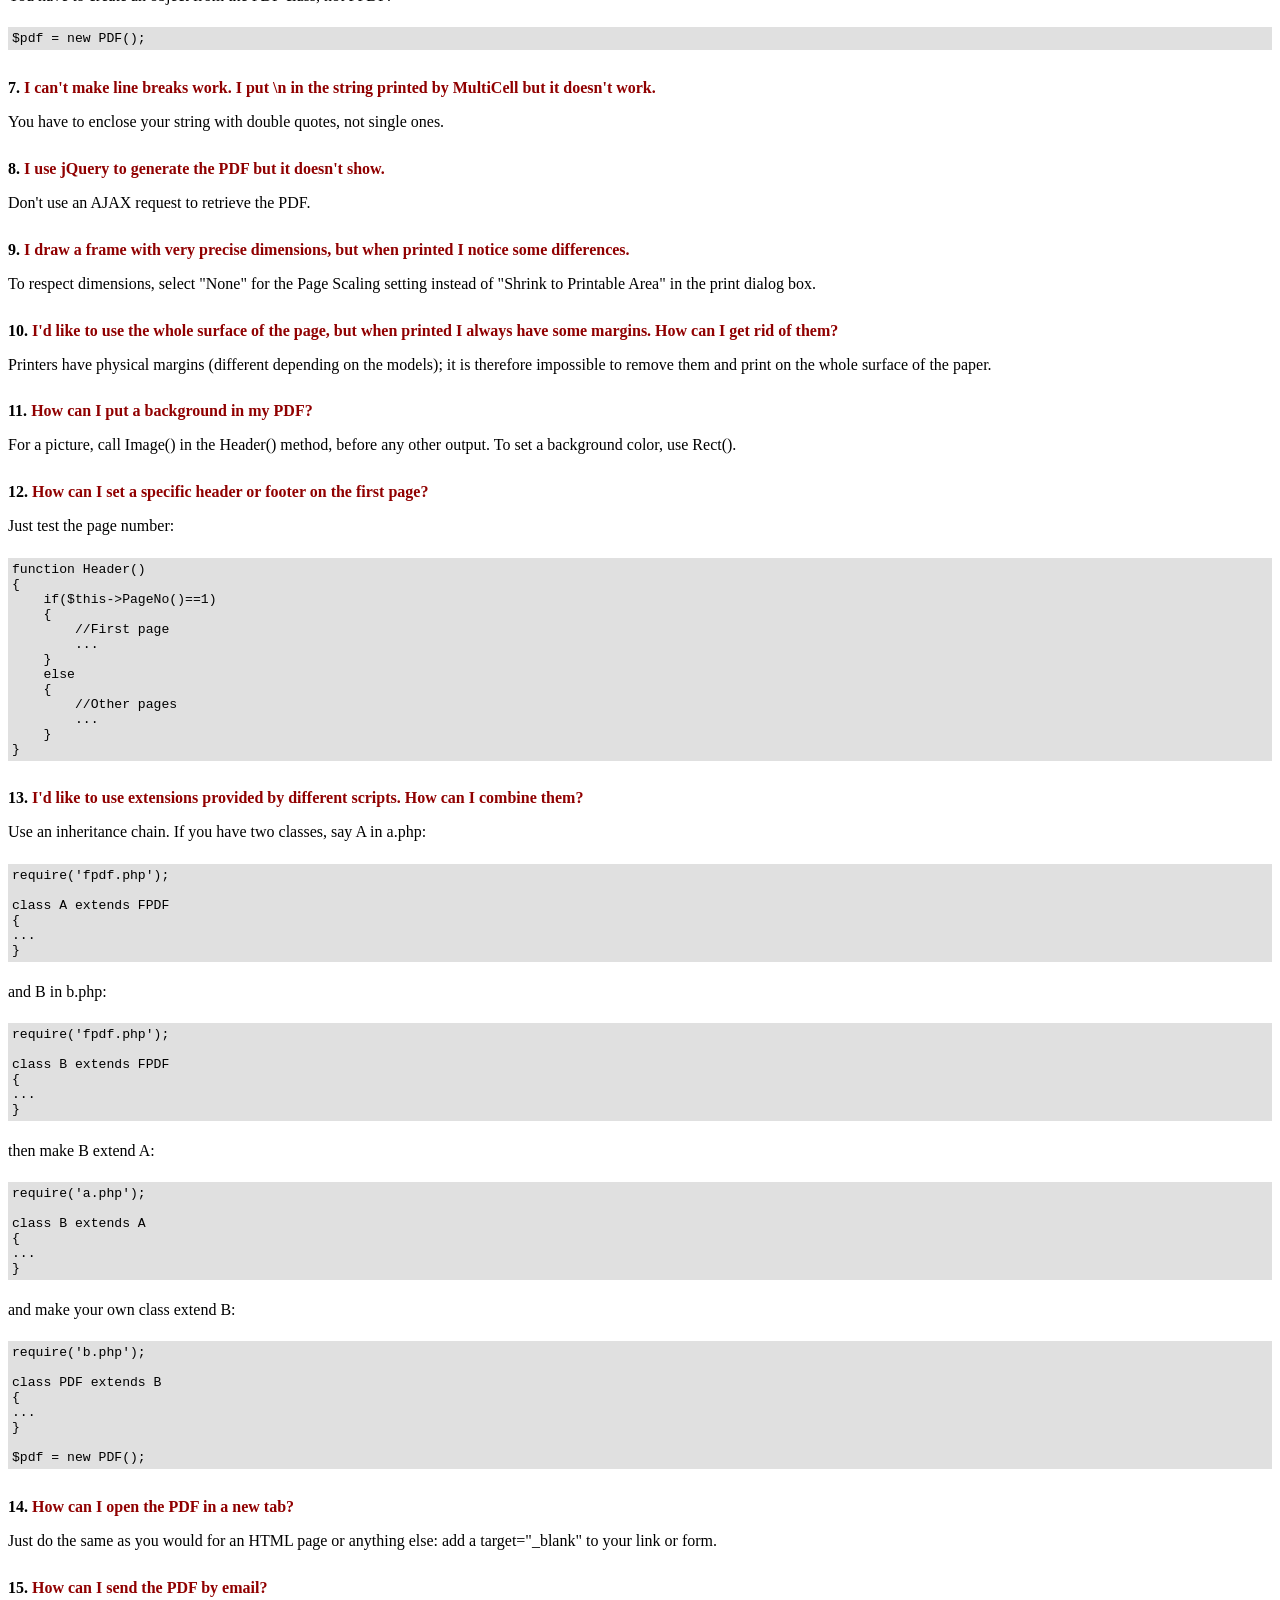
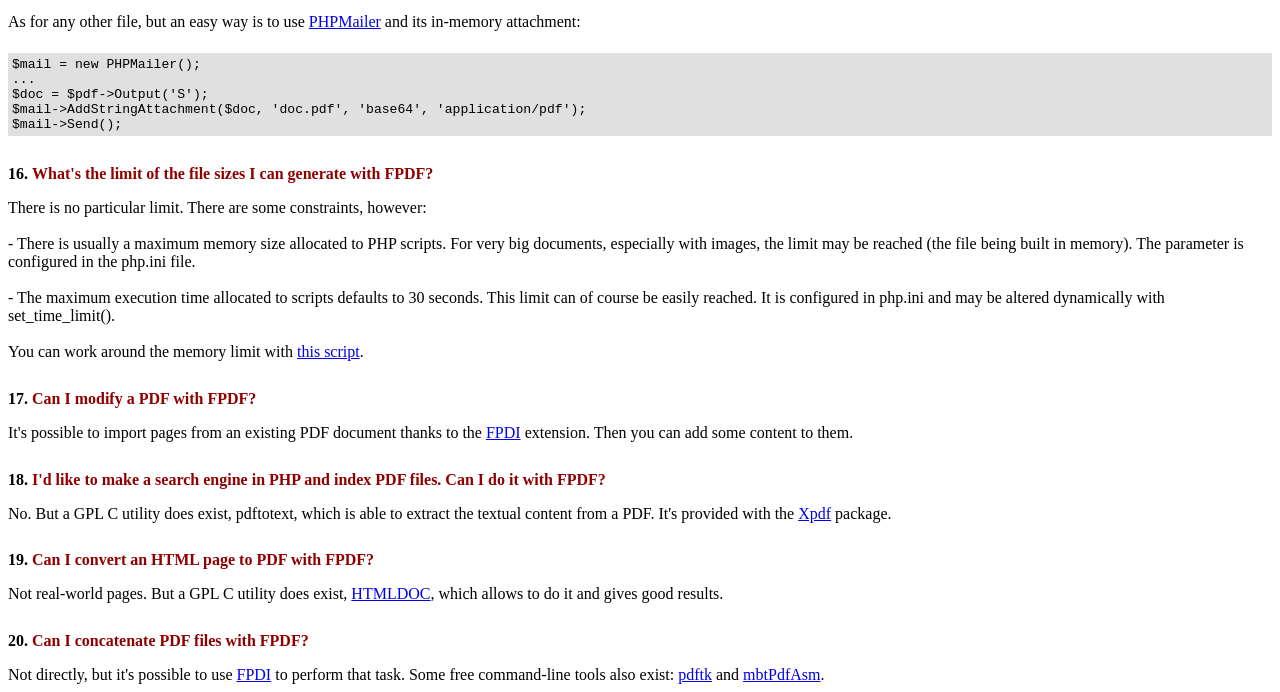
<file: fpdf/FAQ.htm>
<!DOCTYPE html PUBLIC "-//W3C//DTD HTML 4.01 Transitional//EN">
<html>
<head>
<meta http-equiv="Content-Type" content="text/html; charset=UTF-8">
<title>FAQ</title>
<link type="text/css" rel="stylesheet" href="fpdf.css">
<style type="text/css">
ul {list-style-type:none; margin:0; padding:0}
ul#answers li {margin-top:1.8em}
.question {font-weight:bold; color:#900000}
</style>
</head>
<body>
<h1>FAQ</h1>
<ul>
<li><b>1.</b> <a href='#q1'>What's exactly the license of FPDF? Are there any usage restrictions?</a></li>
<li><b>2.</b> <a href='#q2'>I get the following error when I try to generate a PDF: Some data has already been output, can't send PDF file</a></li>
<li><b>3.</b> <a href='#q3'>Accented letters are replaced by some strange characters like Ã©.</a></li>
<li><b>4.</b> <a href='#q4'>I try to display the Euro symbol but it doesn't work.</a></li>
<li><b>5.</b> <a href='#q5'>I try to display a variable in the Header method but nothing prints.</a></li>
<li><b>6.</b> <a href='#q6'>I have defined the Header and Footer methods in my PDF class but nothing shows.</a></li>
<li><b>7.</b> <a href='#q7'>I can't make line breaks work. I put \n in the string printed by MultiCell but it doesn't work.</a></li>
<li><b>8.</b> <a href='#q8'>I use jQuery to generate the PDF but it doesn't show.</a></li>
<li><b>9.</b> <a href='#q9'>I draw a frame with very precise dimensions, but when printed I notice some differences.</a></li>
<li><b>10.</b> <a href='#q10'>I'd like to use the whole surface of the page, but when printed I always have some margins. How can I get rid of them?</a></li>
<li><b>11.</b> <a href='#q11'>How can I put a background in my PDF?</a></li>
<li><b>12.</b> <a href='#q12'>How can I set a specific header or footer on the first page?</a></li>
<li><b>13.</b> <a href='#q13'>I'd like to use extensions provided by different scripts. How can I combine them?</a></li>
<li><b>14.</b> <a href='#q14'>How can I open the PDF in a new tab?</a></li>
<li><b>15.</b> <a href='#q15'>How can I send the PDF by email?</a></li>
<li><b>16.</b> <a href='#q16'>What's the limit of the file sizes I can generate with FPDF?</a></li>
<li><b>17.</b> <a href='#q17'>Can I modify a PDF with FPDF?</a></li>
<li><b>18.</b> <a href='#q18'>I'd like to make a search engine in PHP and index PDF files. Can I do it with FPDF?</a></li>
<li><b>19.</b> <a href='#q19'>Can I convert an HTML page to PDF with FPDF?</a></li>
<li><b>20.</b> <a href='#q20'>Can I concatenate PDF files with FPDF?</a></li>
</ul>

<ul id='answers'>
<li id='q1'>
<p><b>1.</b> <span class='question'>What's exactly the license of FPDF? Are there any usage restrictions?</span></p>
FPDF is released under a permissive license: there is no usage restriction. You may embed it
freely in your application (commercial or not), with or without modifications.
</li>

<li id='q2'>
<p><b>2.</b> <span class='question'>I get the following error when I try to generate a PDF: Some data has already been output, can't send PDF file</span></p>
You must send nothing to the browser except the PDF itself: no HTML, no space, no carriage return. A common
case is having extra blank at the end of an included script file.<br>
<br>
The message may be followed by this indication:<br>
<br>
(output started at script.php:X)<br>
<br>
which gives you exactly the script and line number responsible for the output. If you don't see it,
try adding this line at the very beginning of your script:
<div class="doc-source">
<pre><code>ob_end_clean();</code></pre>
</div>
</li>

<li id='q3'>
<p><b>3.</b> <span class='question'>Accented letters are replaced by some strange characters like Ã©.</span></p>
Don't use UTF-8 with the standard fonts; they expect text encoded in windows-1252.
You can perform a conversion with iconv:
<div class="doc-source">
<pre><code>$str = iconv('UTF-8', 'windows-1252', $str);</code></pre>
</div>
Or with mbstring:
<div class="doc-source">
<pre><code>$str = mb_convert_encoding($str, 'windows-1252', 'UTF-8');</code></pre>
</div>
In case you need characters outside windows-1252, take a look at tutorial #7 or
<a href="http://www.fpdf.org/?go=script&amp;id=92" target="_blank">tFPDF</a>.
</li>

<li id='q4'>
<p><b>4.</b> <span class='question'>I try to display the Euro symbol but it doesn't work.</span></p>
The standard fonts have the Euro character at position 128. You can define a constant like this
for convenience:
<div class="doc-source">
<pre><code>define('EURO', chr(128));</code></pre>
</div>
</li>

<li id='q5'>
<p><b>5.</b> <span class='question'>I try to display a variable in the Header method but nothing prints.</span></p>
You have to use the <code>global</code> keyword to access global variables, for example:
<div class="doc-source">
<pre><code>function Header()
{
    global $title;

    $this-&gt;SetFont('Arial', 'B', 15);
    $this-&gt;Cell(0, 10, $title, 1, 1, 'C');
}

$title = 'My title';</code></pre>
</div>
Alternatively, you can use an object property:
<div class="doc-source">
<pre><code>function Header()
{
    $this-&gt;SetFont('Arial', 'B', 15);
    $this-&gt;Cell(0, 10, $this-&gt;title, 1, 1, 'C');
}

$pdf-&gt;title = 'My title';</code></pre>
</div>
</li>

<li id='q6'>
<p><b>6.</b> <span class='question'>I have defined the Header and Footer methods in my PDF class but nothing shows.</span></p>
You have to create an object from the PDF class, not FPDF:
<div class="doc-source">
<pre><code>$pdf = new PDF();</code></pre>
</div>
</li>

<li id='q7'>
<p><b>7.</b> <span class='question'>I can't make line breaks work. I put \n in the string printed by MultiCell but it doesn't work.</span></p>
You have to enclose your string with double quotes, not single ones.
</li>

<li id='q8'>
<p><b>8.</b> <span class='question'>I use jQuery to generate the PDF but it doesn't show.</span></p>
Don't use an AJAX request to retrieve the PDF.
</li>

<li id='q9'>
<p><b>9.</b> <span class='question'>I draw a frame with very precise dimensions, but when printed I notice some differences.</span></p>
To respect dimensions, select "None" for the Page Scaling setting instead of "Shrink to Printable Area" in the print dialog box.
</li>

<li id='q10'>
<p><b>10.</b> <span class='question'>I'd like to use the whole surface of the page, but when printed I always have some margins. How can I get rid of them?</span></p>
Printers have physical margins (different depending on the models); it is therefore impossible to remove
them and print on the whole surface of the paper.
</li>

<li id='q11'>
<p><b>11.</b> <span class='question'>How can I put a background in my PDF?</span></p>
For a picture, call Image() in the Header() method, before any other output. To set a background color, use Rect().
</li>

<li id='q12'>
<p><b>12.</b> <span class='question'>How can I set a specific header or footer on the first page?</span></p>
Just test the page number:
<div class="doc-source">
<pre><code>function Header()
{
    if($this-&gt;PageNo()==1)
    {
        //First page
        ...
    }
    else
    {
        //Other pages
        ...
    }
}</code></pre>
</div>
</li>

<li id='q13'>
<p><b>13.</b> <span class='question'>I'd like to use extensions provided by different scripts. How can I combine them?</span></p>
Use an inheritance chain. If you have two classes, say A in a.php:
<div class="doc-source">
<pre><code>require('fpdf.php');

class A extends FPDF
{
...
}</code></pre>
</div>
and B in b.php:
<div class="doc-source">
<pre><code>require('fpdf.php');

class B extends FPDF
{
...
}</code></pre>
</div>
then make B extend A:
<div class="doc-source">
<pre><code>require('a.php');

class B extends A
{
...
}</code></pre>
</div>
and make your own class extend B:
<div class="doc-source">
<pre><code>require('b.php');

class PDF extends B
{
...
}

$pdf = new PDF();</code></pre>
</div>
</li>

<li id='q14'>
<p><b>14.</b> <span class='question'>How can I open the PDF in a new tab?</span></p>
Just do the same as you would for an HTML page or anything else: add a target="_blank" to your link or form.
</li>

<li id='q15'>
<p><b>15.</b> <span class='question'>How can I send the PDF by email?</span></p>
As for any other file, but an easy way is to use <a href="https://github.com/PHPMailer/PHPMailer" target="_blank">PHPMailer</a> and
its in-memory attachment:
<div class="doc-source">
<pre><code>$mail = new PHPMailer();
...
$doc = $pdf-&gt;Output('S');
$mail-&gt;AddStringAttachment($doc, 'doc.pdf', 'base64', 'application/pdf');
$mail-&gt;Send();</code></pre>
</div>
</li>

<li id='q16'>
<p><b>16.</b> <span class='question'>What's the limit of the file sizes I can generate with FPDF?</span></p>
There is no particular limit. There are some constraints, however:
<br>
<br>
- There is usually a maximum memory size allocated to PHP scripts. For very big documents,
especially with images, the limit may be reached (the file being built in memory). The
parameter is configured in the php.ini file.
<br>
<br>
- The maximum execution time allocated to scripts defaults to 30 seconds. This limit can of course
be easily reached. It is configured in php.ini and may be altered dynamically with set_time_limit().
<br>
<br>
You can work around the memory limit with <a href="http://www.fpdf.org/?go=script&amp;id=76" target="_blank">this script</a>.
</li>

<li id='q17'>
<p><b>17.</b> <span class='question'>Can I modify a PDF with FPDF?</span></p>
It's possible to import pages from an existing PDF document thanks to the
<a href="https://www.setasign.com/products/fpdi/about/" target="_blank">FPDI</a> extension.
Then you can add some content to them.
</li>

<li id='q18'>
<p><b>18.</b> <span class='question'>I'd like to make a search engine in PHP and index PDF files. Can I do it with FPDF?</span></p>
No. But a GPL C utility does exist, pdftotext, which is able to extract the textual content from a PDF.
It's provided with the <a href="https://www.xpdfreader.com" target="_blank">Xpdf</a> package.
</li>

<li id='q19'>
<p><b>19.</b> <span class='question'>Can I convert an HTML page to PDF with FPDF?</span></p>
Not real-world pages. But a GPL C utility does exist, <a href="https://www.msweet.org/htmldoc/" target="_blank">HTMLDOC</a>,
which allows to do it and gives good results.
</li>

<li id='q20'>
<p><b>20.</b> <span class='question'>Can I concatenate PDF files with FPDF?</span></p>
Not directly, but it's possible to use <a href="https://www.setasign.com/products/fpdi/demos/concatenate-fake/" target="_blank">FPDI</a>
to perform that task. Some free command-line tools also exist:
<a href="https://www.pdflabs.com/tools/pdftk-the-pdf-toolkit/" target="_blank">pdftk</a> and
<a href="http://thierry.schmit.free.fr/spip/spip.php?article15" target="_blank">mbtPdfAsm</a>.
</li>
</ul>
</body>
</html>
</file>
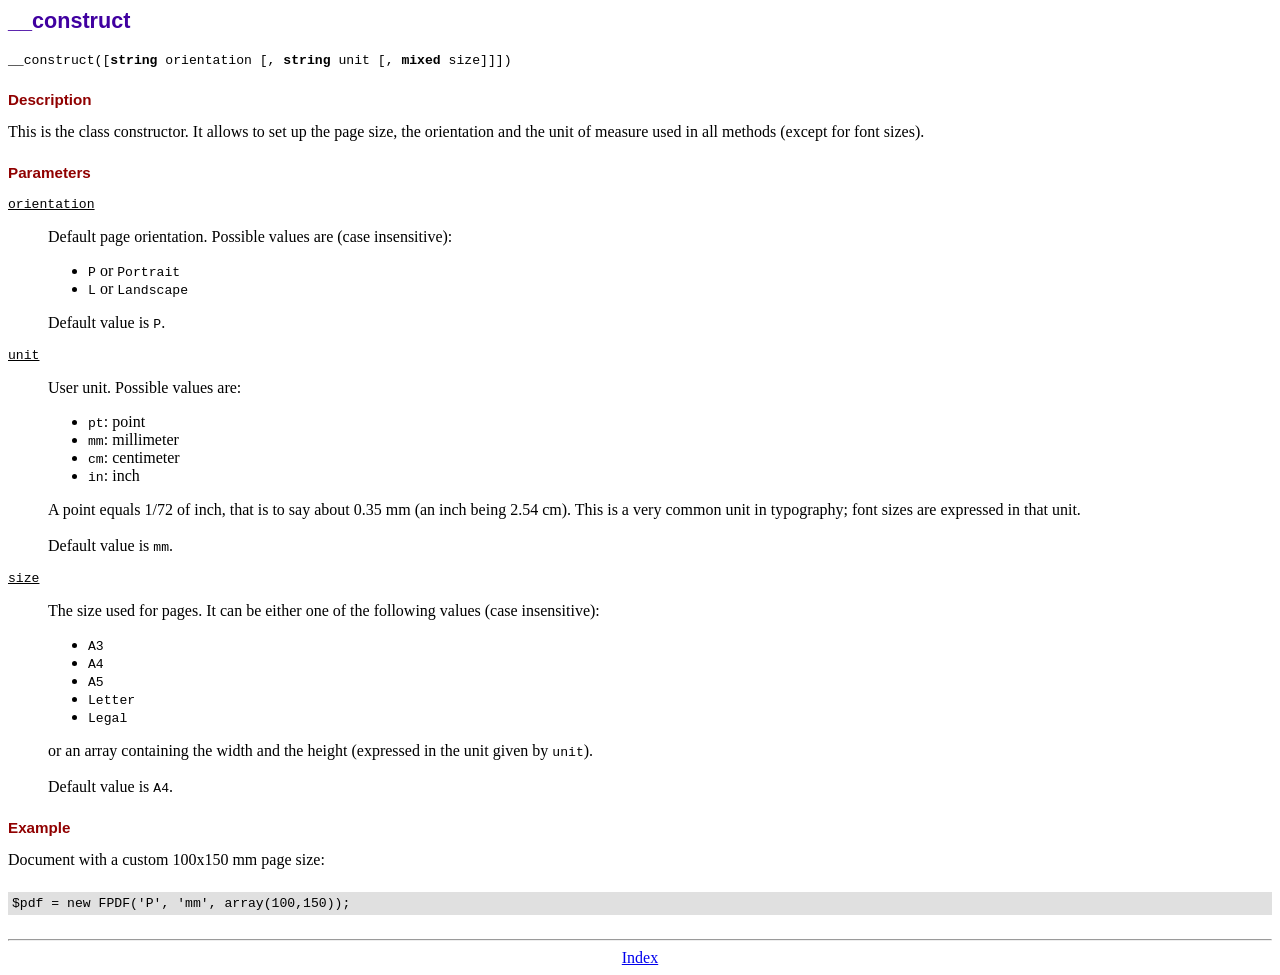
<file: fpdf/doc/__construct.htm>
<!DOCTYPE html PUBLIC "-//W3C//DTD HTML 4.01 Transitional//EN">
<html>
<head>
<meta http-equiv="Content-Type" content="text/html; charset=UTF-8">
<title>__construct</title>
<link type="text/css" rel="stylesheet" href="../fpdf.css">
</head>
<body>
<h1>__construct</h1>
<code>__construct([<b>string</b> orientation [, <b>string</b> unit [, <b>mixed</b> size]]])</code>
<h2>Description</h2>
This is the class constructor. It allows to set up the page size, the orientation and the
unit of measure used in all methods (except for font sizes).
<h2>Parameters</h2>
<dl class="param">
<dt><code>orientation</code></dt>
<dd>
Default page orientation. Possible values are (case insensitive):
<ul>
<li><code>P</code> or <code>Portrait</code></li>
<li><code>L</code> or <code>Landscape</code></li>
</ul>
Default value is <code>P</code>.
</dd>
<dt><code>unit</code></dt>
<dd>
User unit. Possible values are:
<ul>
<li><code>pt</code>: point</li>
<li><code>mm</code>: millimeter</li>
<li><code>cm</code>: centimeter</li>
<li><code>in</code>: inch</li>
</ul>
A point equals 1/72 of inch, that is to say about 0.35 mm (an inch being 2.54 cm). This
is a very common unit in typography; font sizes are expressed in that unit.
<br>
<br>
Default value is <code>mm</code>.
</dd>
<dt><code>size</code></dt>
<dd>
The size used for pages. It can be either one of the following values (case insensitive):
<ul>
<li><code>A3</code></li>
<li><code>A4</code></li>
<li><code>A5</code></li>
<li><code>Letter</code></li>
<li><code>Legal</code></li>
</ul>
or an array containing the width and the height (expressed in the unit given by <code>unit</code>).<br>
<br>
Default value is <code>A4</code>.
</dd>
</dl>
<h2>Example</h2>
Document with a custom 100x150 mm page size:
<div class="doc-source">
<pre><code>$pdf = new FPDF('P', 'mm', array(100,150));</code></pre>
</div>
<hr style="margin-top:1.5em">
<div style="text-align:center"><a href="index.htm">Index</a></div>
</body>
</html>
</file>
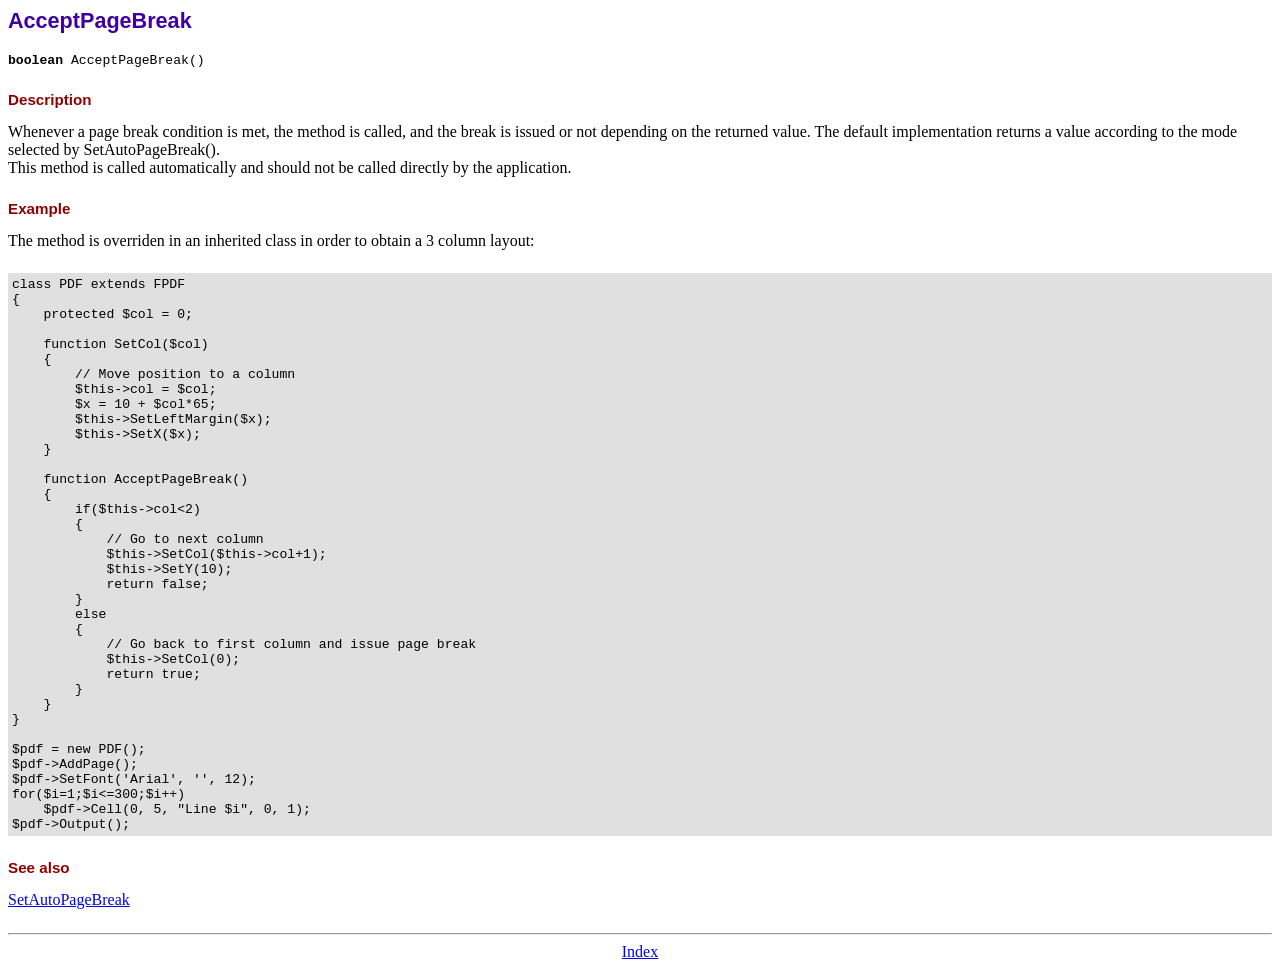
<file: fpdf/doc/acceptpagebreak.htm>
<!DOCTYPE html PUBLIC "-//W3C//DTD HTML 4.01 Transitional//EN">
<html>
<head>
<meta http-equiv="Content-Type" content="text/html; charset=UTF-8">
<title>AcceptPageBreak</title>
<link type="text/css" rel="stylesheet" href="../fpdf.css">
</head>
<body>
<h1>AcceptPageBreak</h1>
<code><b>boolean</b> AcceptPageBreak()</code>
<h2>Description</h2>
Whenever a page break condition is met, the method is called, and the break is issued or not
depending on the returned value. The default implementation returns a value according to the
mode selected by SetAutoPageBreak().
<br>
This method is called automatically and should not be called directly by the application.
<h2>Example</h2>
The method is overriden in an inherited class in order to obtain a 3 column layout:
<div class="doc-source">
<pre><code>class PDF extends FPDF
{
    protected $col = 0;

    function SetCol($col)
    {
        // Move position to a column
        $this-&gt;col = $col;
        $x = 10 + $col*65;
        $this-&gt;SetLeftMargin($x);
        $this-&gt;SetX($x);
    }

    function AcceptPageBreak()
    {
        if($this-&gt;col&lt;2)
        {
            // Go to next column
            $this-&gt;SetCol($this-&gt;col+1);
            $this-&gt;SetY(10);
            return false;
        }
        else
        {
            // Go back to first column and issue page break
            $this-&gt;SetCol(0);
            return true;
        }
    }
}

$pdf = new PDF();
$pdf-&gt;AddPage();
$pdf-&gt;SetFont('Arial', '', 12);
for($i=1;$i&lt;=300;$i++)
    $pdf-&gt;Cell(0, 5, "Line $i", 0, 1);
$pdf-&gt;Output();</code></pre>
</div>
<h2>See also</h2>
<a href="setautopagebreak.htm">SetAutoPageBreak</a>
<hr style="margin-top:1.5em">
<div style="text-align:center"><a href="index.htm">Index</a></div>
</body>
</html>
</file>
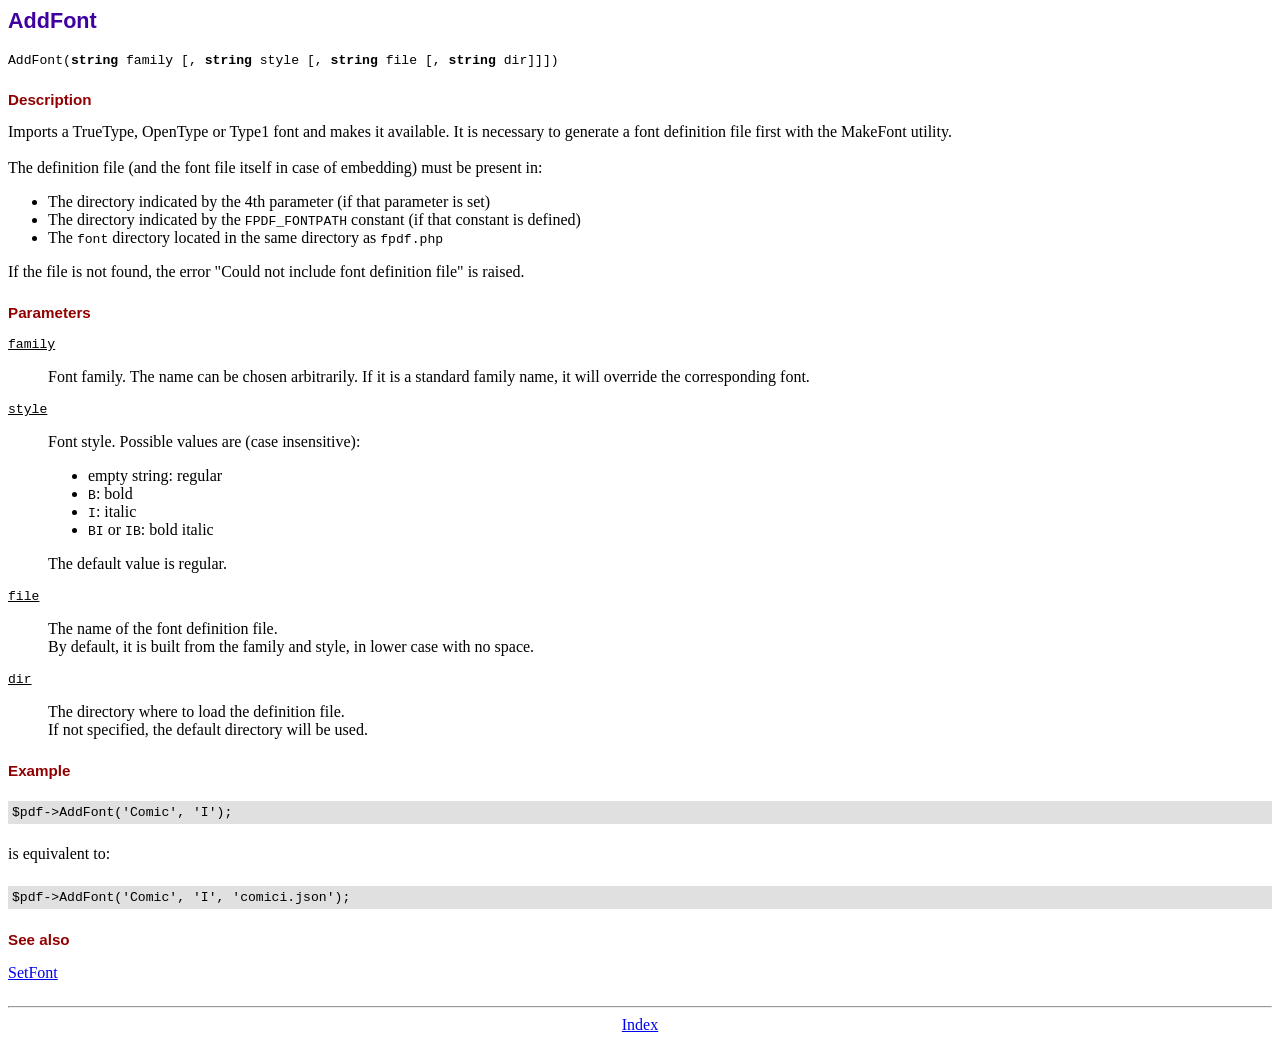
<file: fpdf/doc/addfont.htm>
<!DOCTYPE html PUBLIC "-//W3C//DTD HTML 4.01 Transitional//EN">
<html>
<head>
<meta http-equiv="Content-Type" content="text/html; charset=UTF-8">
<title>AddFont</title>
<link type="text/css" rel="stylesheet" href="../fpdf.css">
</head>
<body>
<h1>AddFont</h1>
<code>AddFont(<b>string</b> family [, <b>string</b> style [, <b>string</b> file [, <b>string</b> dir]]])</code>
<h2>Description</h2>
Imports a TrueType, OpenType or Type1 font and makes it available. It is necessary to generate a font
definition file first with the MakeFont utility.
<br>
<br>
The definition file (and the font file itself in case of embedding) must be present in:
<ul>
<li>The directory indicated by the 4th parameter (if that parameter is set)</li>
<li>The directory indicated by the <code>FPDF_FONTPATH</code> constant (if that constant is defined)</li>
<li>The <code>font</code> directory located in the same directory as <code>fpdf.php</code></li>
</ul>
If the file is not found, the error "Could not include font definition file" is raised.
<h2>Parameters</h2>
<dl class="param">
<dt><code>family</code></dt>
<dd>
Font family. The name can be chosen arbitrarily. If it is a standard family name, it will
override the corresponding font.
</dd>
<dt><code>style</code></dt>
<dd>
Font style. Possible values are (case insensitive):
<ul>
<li>empty string: regular</li>
<li><code>B</code>: bold</li>
<li><code>I</code>: italic</li>
<li><code>BI</code> or <code>IB</code>: bold italic</li>
</ul>
The default value is regular.
</dd>
<dt><code>file</code></dt>
<dd>
The name of the font definition file.
<br>
By default, it is built from the family and style, in lower case with no space.
</dd>
<dt><code>dir</code></dt>
<dd>
The directory where to load the definition file.
<br>
If not specified, the default directory will be used.
</dd>
</dl>
<h2>Example</h2>
<div class="doc-source">
<pre><code>$pdf-&gt;AddFont('Comic', 'I');</code></pre>
</div>
is equivalent to:
<div class="doc-source">
<pre><code>$pdf-&gt;AddFont('Comic', 'I', 'comici.json');</code></pre>
</div>
<h2>See also</h2>
<a href="setfont.htm">SetFont</a>
<hr style="margin-top:1.5em">
<div style="text-align:center"><a href="index.htm">Index</a></div>
</body>
</html>
</file>
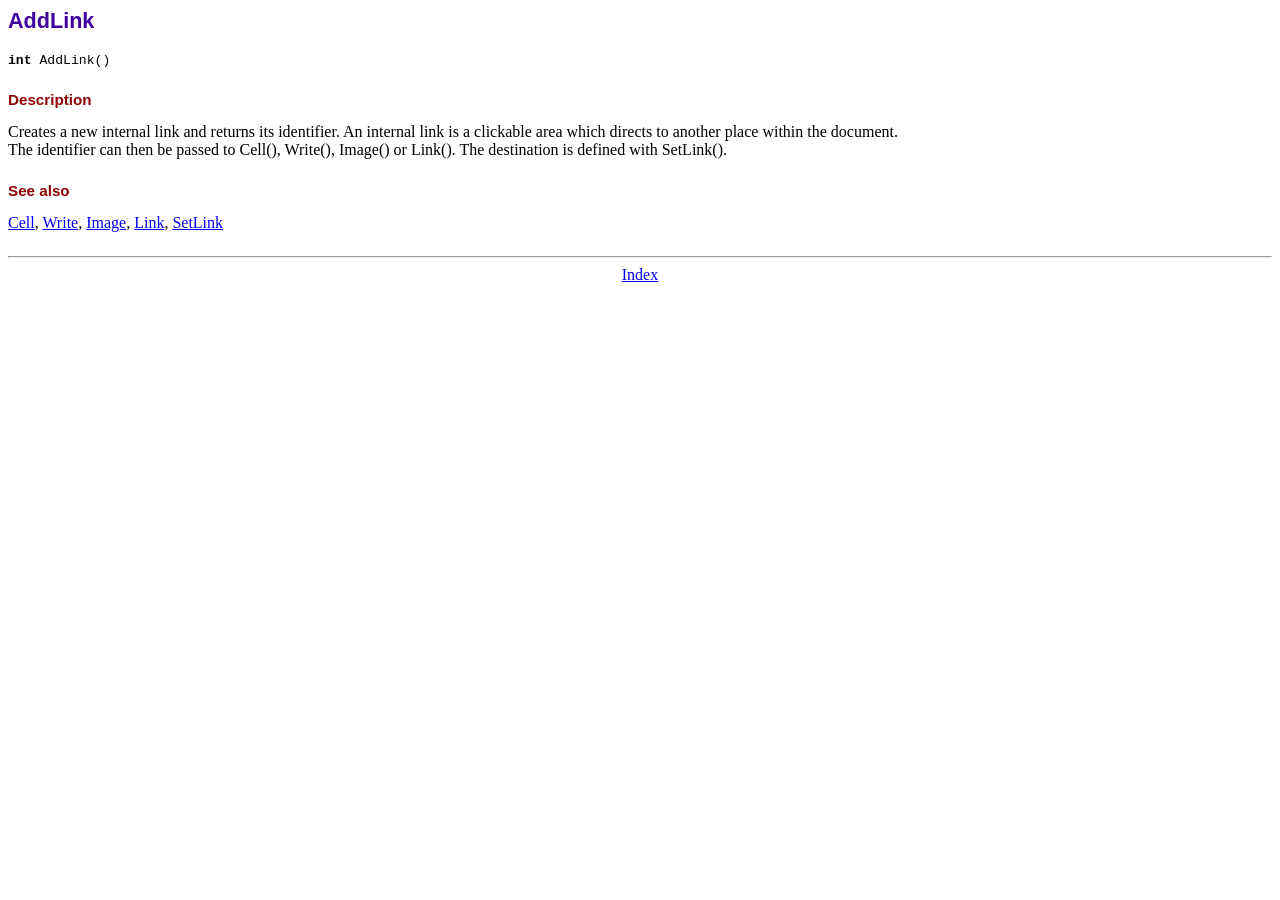
<file: fpdf/doc/addlink.htm>
<!DOCTYPE html PUBLIC "-//W3C//DTD HTML 4.01 Transitional//EN">
<html>
<head>
<meta http-equiv="Content-Type" content="text/html; charset=UTF-8">
<title>AddLink</title>
<link type="text/css" rel="stylesheet" href="../fpdf.css">
</head>
<body>
<h1>AddLink</h1>
<code><b>int</b> AddLink()</code>
<h2>Description</h2>
Creates a new internal link and returns its identifier. An internal link is a clickable area
which directs to another place within the document.
<br>
The identifier can then be passed to Cell(), Write(), Image() or Link(). The destination is
defined with SetLink().
<h2>See also</h2>
<a href="cell.htm">Cell</a>,
<a href="write.htm">Write</a>,
<a href="image.htm">Image</a>,
<a href="link.htm">Link</a>,
<a href="setlink.htm">SetLink</a>
<hr style="margin-top:1.5em">
<div style="text-align:center"><a href="index.htm">Index</a></div>
</body>
</html>
</file>
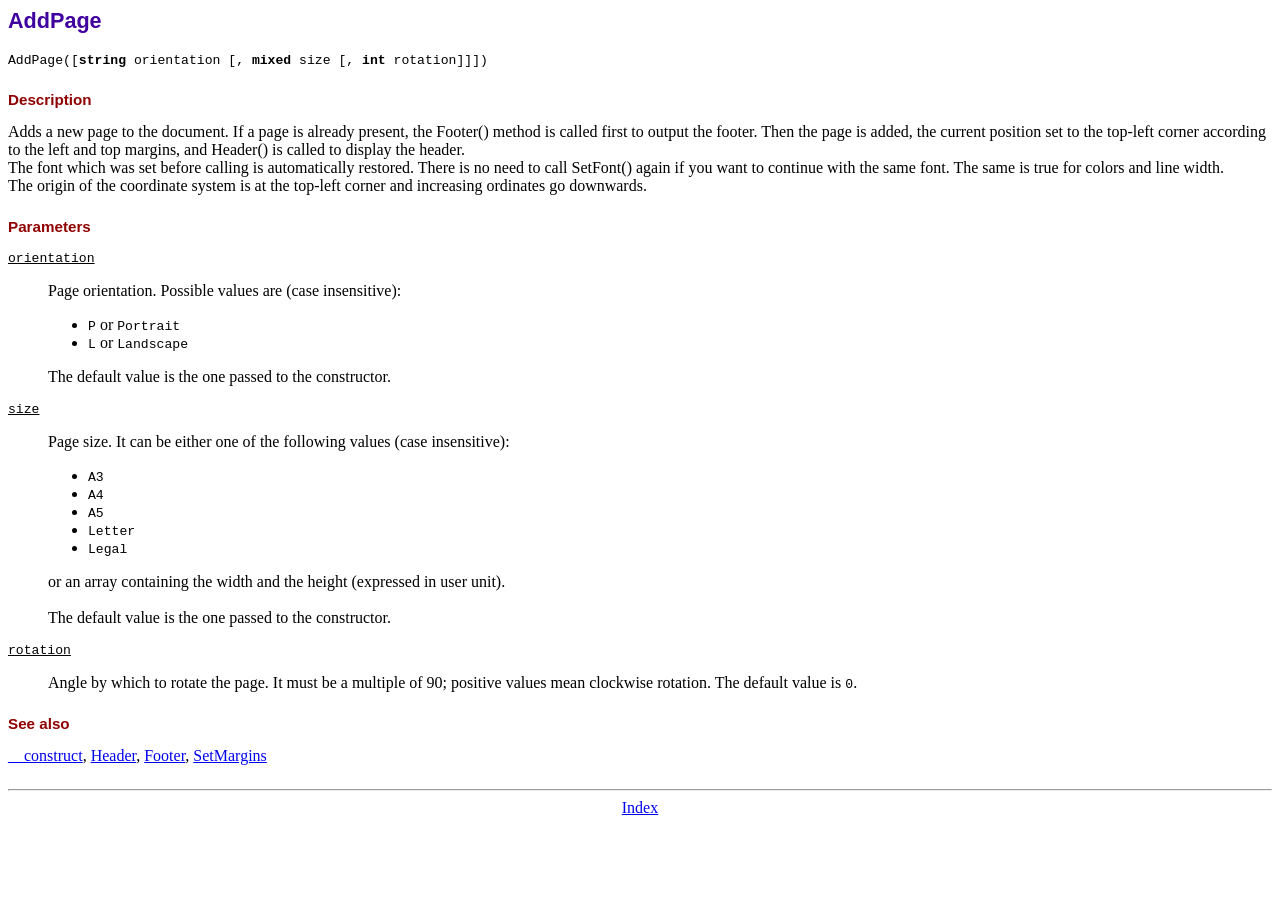
<file: fpdf/doc/addpage.htm>
<!DOCTYPE html PUBLIC "-//W3C//DTD HTML 4.01 Transitional//EN">
<html>
<head>
<meta http-equiv="Content-Type" content="text/html; charset=UTF-8">
<title>AddPage</title>
<link type="text/css" rel="stylesheet" href="../fpdf.css">
</head>
<body>
<h1>AddPage</h1>
<code>AddPage([<b>string</b> orientation [, <b>mixed</b> size [, <b>int</b> rotation]]])</code>
<h2>Description</h2>
Adds a new page to the document. If a page is already present, the Footer() method is called
first to output the footer. Then the page is added, the current position set to the top-left
corner according to the left and top margins, and Header() is called to display the header.
<br>
The font which was set before calling is automatically restored. There is no need to call
SetFont() again if you want to continue with the same font. The same is true for colors and
line width.
<br>
The origin of the coordinate system is at the top-left corner and increasing ordinates go
downwards.
<h2>Parameters</h2>
<dl class="param">
<dt><code>orientation</code></dt>
<dd>
Page orientation. Possible values are (case insensitive):
<ul>
<li><code>P</code> or <code>Portrait</code></li>
<li><code>L</code> or <code>Landscape</code></li>
</ul>
The default value is the one passed to the constructor.
</dd>
<dt><code>size</code></dt>
<dd>
Page size. It can be either one of the following values (case insensitive):
<ul>
<li><code>A3</code></li>
<li><code>A4</code></li>
<li><code>A5</code></li>
<li><code>Letter</code></li>
<li><code>Legal</code></li>
</ul>
or an array containing the width and the height (expressed in user unit).<br>
<br>
The default value is the one passed to the constructor.
</dd>
<dt><code>rotation</code></dt>
<dd>
Angle by which to rotate the page. It must be a multiple of 90; positive values
mean clockwise rotation. The default value is <code>0</code>.
</dd>
</dl>
<h2>See also</h2>
<a href="__construct.htm">__construct</a>,
<a href="header.htm">Header</a>,
<a href="footer.htm">Footer</a>,
<a href="setmargins.htm">SetMargins</a>
<hr style="margin-top:1.5em">
<div style="text-align:center"><a href="index.htm">Index</a></div>
</body>
</html>
</file>
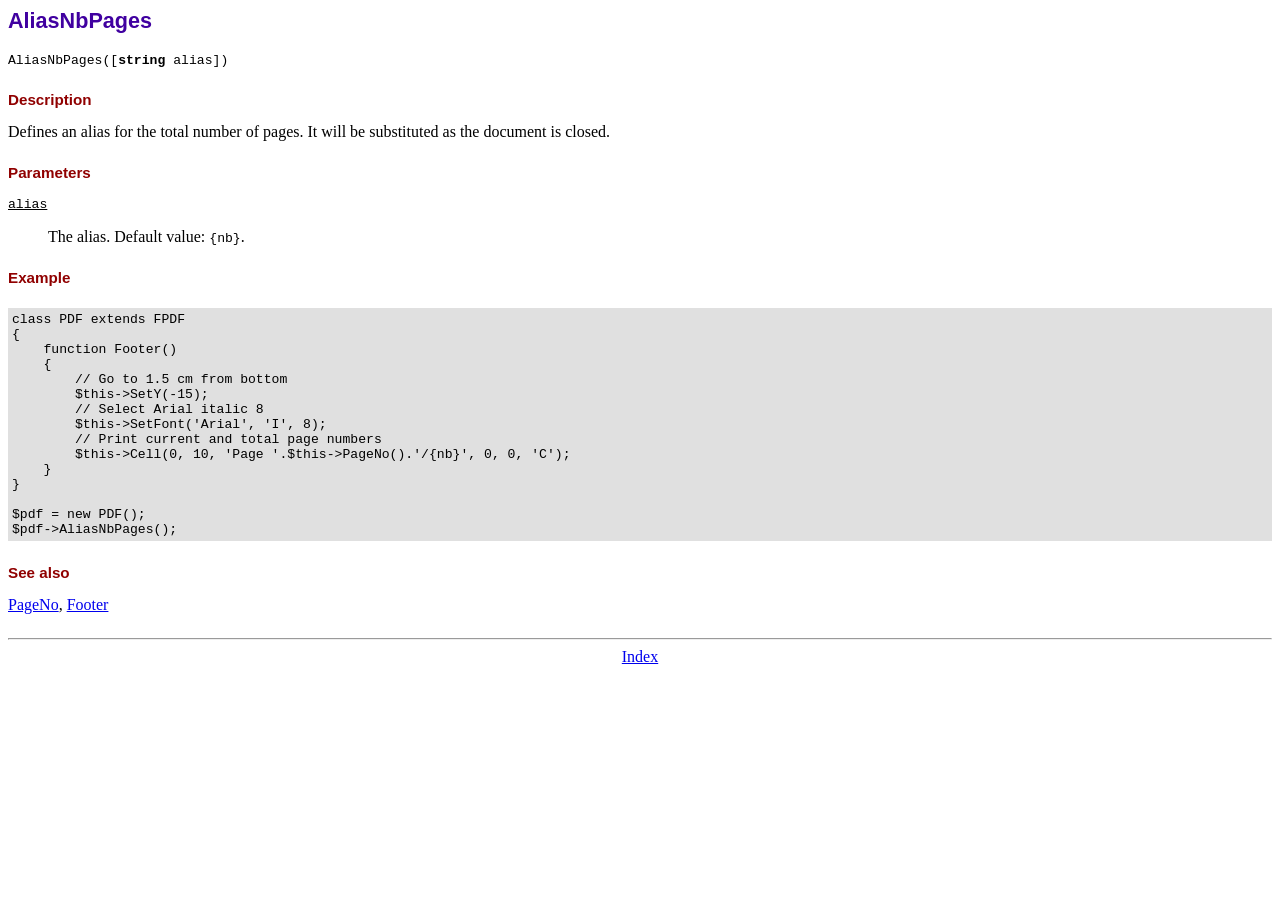
<file: fpdf/doc/aliasnbpages.htm>
<!DOCTYPE html PUBLIC "-//W3C//DTD HTML 4.01 Transitional//EN">
<html>
<head>
<meta http-equiv="Content-Type" content="text/html; charset=UTF-8">
<title>AliasNbPages</title>
<link type="text/css" rel="stylesheet" href="../fpdf.css">
</head>
<body>
<h1>AliasNbPages</h1>
<code>AliasNbPages([<b>string</b> alias])</code>
<h2>Description</h2>
Defines an alias for the total number of pages. It will be substituted as the document is
closed.
<h2>Parameters</h2>
<dl class="param">
<dt><code>alias</code></dt>
<dd>
The alias. Default value: <code>{nb}</code>.
</dd>
</dl>
<h2>Example</h2>
<div class="doc-source">
<pre><code>class PDF extends FPDF
{
    function Footer()
    {
        // Go to 1.5 cm from bottom
        $this-&gt;SetY(-15);
        // Select Arial italic 8
        $this-&gt;SetFont('Arial', 'I', 8);
        // Print current and total page numbers
        $this-&gt;Cell(0, 10, 'Page '.$this-&gt;PageNo().'/{nb}', 0, 0, 'C');
    }
}

$pdf = new PDF();
$pdf-&gt;AliasNbPages();</code></pre>
</div>
<h2>See also</h2>
<a href="pageno.htm">PageNo</a>,
<a href="footer.htm">Footer</a>
<hr style="margin-top:1.5em">
<div style="text-align:center"><a href="index.htm">Index</a></div>
</body>
</html>
</file>
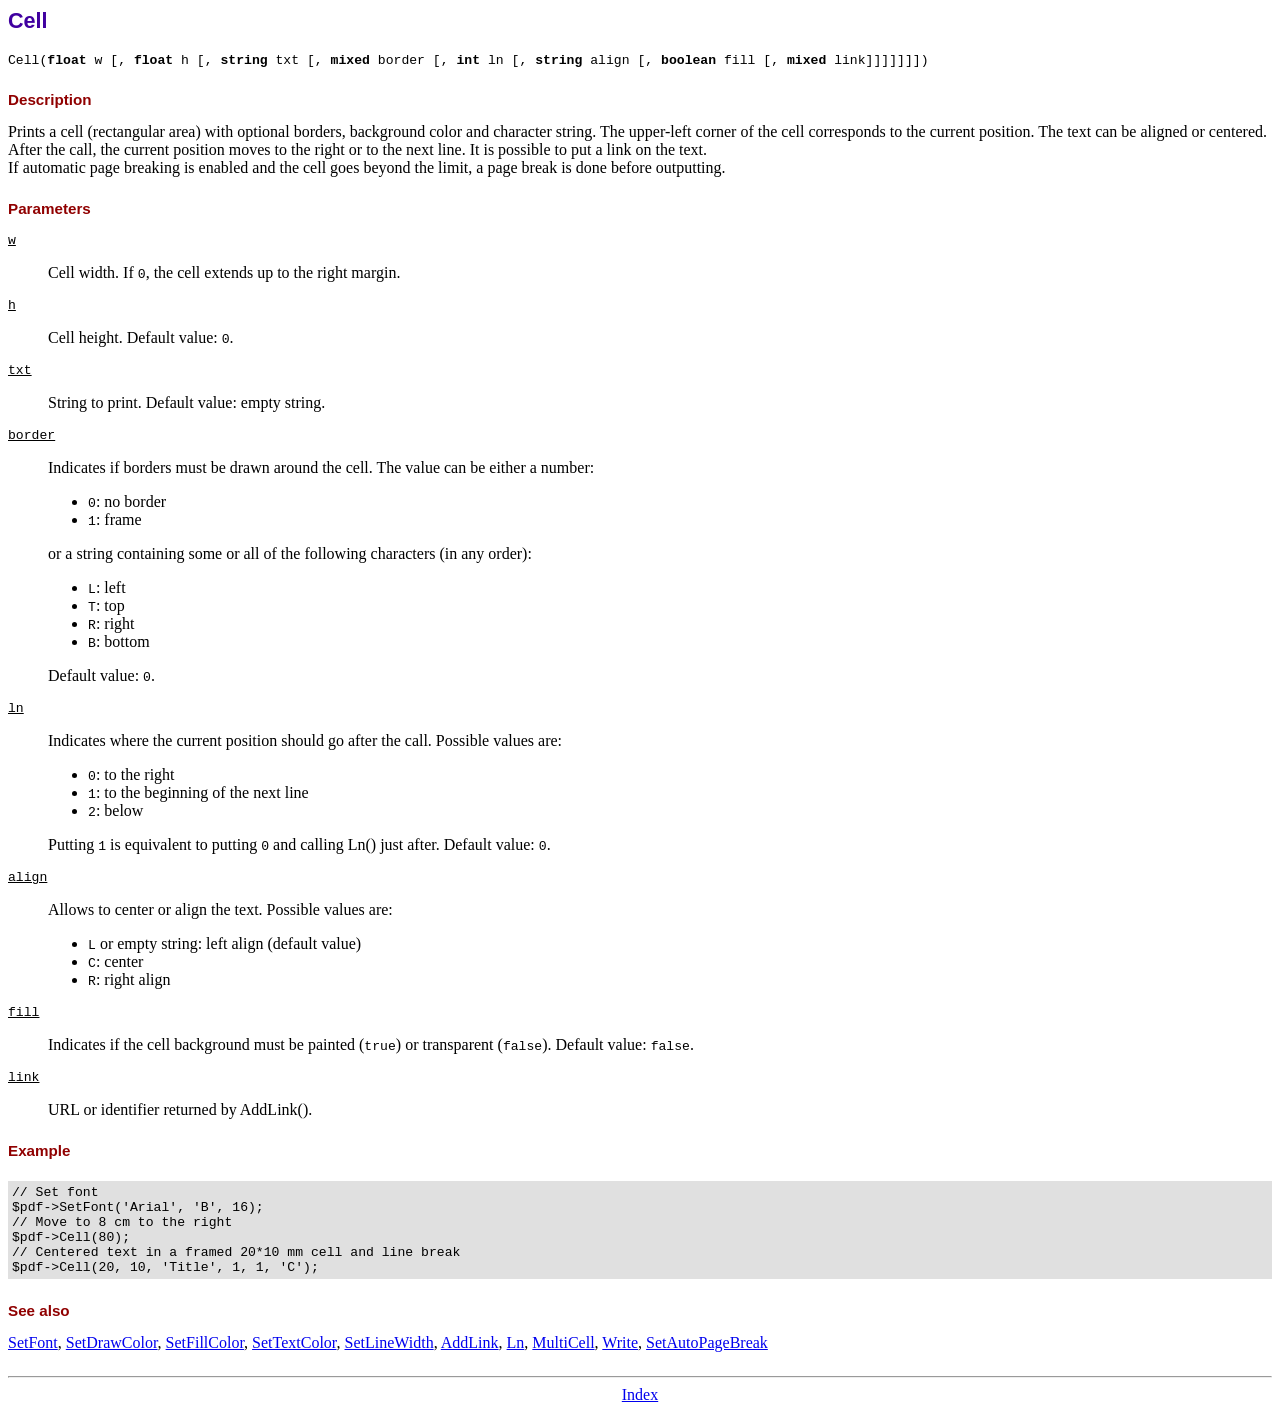
<file: fpdf/doc/cell.htm>
<!DOCTYPE html PUBLIC "-//W3C//DTD HTML 4.01 Transitional//EN">
<html>
<head>
<meta http-equiv="Content-Type" content="text/html; charset=UTF-8">
<title>Cell</title>
<link type="text/css" rel="stylesheet" href="../fpdf.css">
</head>
<body>
<h1>Cell</h1>
<code>Cell(<b>float</b> w [, <b>float</b> h [, <b>string</b> txt [, <b>mixed</b> border [, <b>int</b> ln [, <b>string</b> align [, <b>boolean</b> fill [, <b>mixed</b> link]]]]]]])</code>
<h2>Description</h2>
Prints a cell (rectangular area) with optional borders, background color and character string.
The upper-left corner of the cell corresponds to the current position. The text can be aligned
or centered. After the call, the current position moves to the right or to the next line. It is
possible to put a link on the text.
<br>
If automatic page breaking is enabled and the cell goes beyond the limit, a page break is
done before outputting.
<h2>Parameters</h2>
<dl class="param">
<dt><code>w</code></dt>
<dd>
Cell width. If <code>0</code>, the cell extends up to the right margin.
</dd>
<dt><code>h</code></dt>
<dd>
Cell height.
Default value: <code>0</code>.
</dd>
<dt><code>txt</code></dt>
<dd>
String to print.
Default value: empty string.
</dd>
<dt><code>border</code></dt>
<dd>
Indicates if borders must be drawn around the cell. The value can be either a number:
<ul>
<li><code>0</code>: no border</li>
<li><code>1</code>: frame</li>
</ul>
or a string containing some or all of the following characters (in any order):
<ul>
<li><code>L</code>: left</li>
<li><code>T</code>: top</li>
<li><code>R</code>: right</li>
<li><code>B</code>: bottom</li>
</ul>
Default value: <code>0</code>.
</dd>
<dt><code>ln</code></dt>
<dd>
Indicates where the current position should go after the call. Possible values are:
<ul>
<li><code>0</code>: to the right</li>
<li><code>1</code>: to the beginning of the next line</li>
<li><code>2</code>: below</li>
</ul>
Putting <code>1</code> is equivalent to putting <code>0</code> and calling Ln() just after.
Default value: <code>0</code>.
</dd>
<dt><code>align</code></dt>
<dd>
Allows to center or align the text. Possible values are:
<ul>
<li><code>L</code> or empty string: left align (default value)</li>
<li><code>C</code>: center</li>
<li><code>R</code>: right align</li>
</ul>
</dd>
<dt><code>fill</code></dt>
<dd>
Indicates if the cell background must be painted (<code>true</code>) or transparent (<code>false</code>).
Default value: <code>false</code>.
</dd>
<dt><code>link</code></dt>
<dd>
URL or identifier returned by AddLink().
</dd>
</dl>
<h2>Example</h2>
<div class="doc-source">
<pre><code>// Set font
$pdf-&gt;SetFont('Arial', 'B', 16);
// Move to 8 cm to the right
$pdf-&gt;Cell(80);
// Centered text in a framed 20*10 mm cell and line break
$pdf-&gt;Cell(20, 10, 'Title', 1, 1, 'C');</code></pre>
</div>
<h2>See also</h2>
<a href="setfont.htm">SetFont</a>,
<a href="setdrawcolor.htm">SetDrawColor</a>,
<a href="setfillcolor.htm">SetFillColor</a>,
<a href="settextcolor.htm">SetTextColor</a>,
<a href="setlinewidth.htm">SetLineWidth</a>,
<a href="addlink.htm">AddLink</a>,
<a href="ln.htm">Ln</a>,
<a href="multicell.htm">MultiCell</a>,
<a href="write.htm">Write</a>,
<a href="setautopagebreak.htm">SetAutoPageBreak</a>
<hr style="margin-top:1.5em">
<div style="text-align:center"><a href="index.htm">Index</a></div>
</body>
</html>
</file>
<file: style.css>
*{
    margin:0;
    padding:0;
    box-sizing:border-box;
    font-family:'Poppins', sans-serif;
}

body{
    background:#f4f7fe;
}

.container{
    display:flex;
}

/* Sidebar */

.sidebar{
    width:260px;
    height:100vh;
    background:#111827;
    color:white;
    padding:30px 20px;
    position:fixed;
}

.logo{
    display:flex;
    align-items:center;
    gap:12px;
    margin-bottom:40px;
}

.logo-img{
    width:45px;
    height:45px;
    object-fit:contain;
}

.logo h2{
    font-size:24px;
}

.menu{
    list-style:none;
}

.menu li{
    padding:15px;
    margin-bottom:10px;
    border-radius:12px;
    cursor:pointer;
    transition:0.3s;
}

.menu li:hover{
    background:#1f2937;
}

.menu .active{
    background:#2563eb;
}

/* Main */

.main-content{
    margin-left:260px;
    width:100%;
    padding:30px;
}

/* Navbar */

.navbar{
    display:flex;
    justify-content:space-between;
    align-items:center;
    margin-bottom:30px;
}

.navbar h1{
    font-size:28px;
    color:#111827;
}

.profile{
    background:#2563eb;
    padding:10px 20px;
    border-radius:12px;
}

/* Link Admin */

.profile a{
    color:white;
    text-decoration:none;
    font-weight:500;
    display:block;
}

/* Hover */

.profile a:hover{
    color:white;
}

/* Cards */

.cards{
    display:grid;
    grid-template-columns:repeat(auto-fit,minmax(220px,1fr));
    gap:20px;
    margin-bottom:30px;
}

.card{
    background:white;
    padding:25px;
    border-radius:20px;
    box-shadow:0 5px 20px rgba(0,0,0,0.05);
}

.card h3{
    color:#6b7280;
    margin-bottom:10px;
}

.card p{
    font-size:30px;
    font-weight:600;
    color:#111827;
}

/* Form */

.form-container{
    background:white;
    padding:30px;
    border-radius:20px;
    box-shadow:0 5px 20px rgba(0,0,0,0.05);
    margin-bottom:30px;
}

.form-container h2{
    margin-bottom:20px;
}

.input-group{
    display:flex;
    flex-direction:column;
    width:100%;
    min-width:0;
}

.input-group label{
    margin-bottom:8px;
    color:#374151;
}

.input-group input,
.input-group textarea,
.input-group select{
    width:100%;
    max-width:100%;
    padding:14px;
    border:1px solid #d1d5db;
    border-radius:12px;
    outline:none;
    font-size:14px;
    box-sizing:border-box;
}

.input-group textarea{
    height:100px;
}

.row{
    display:flex;
    gap:20px;
}

.btn-1{
    width:100%;
    padding:15px;
    border:none;
    background:#2563eb;
    color:white;
    border-radius:12px;
    font-size:16px;
    cursor:pointer;
    transition:0.3s;
}

.btn-1:hover{
    background:#1d4ed8;
}

/* Table */

.table-container{
    background:white;
    padding:30px;
    border-radius:20px;
    box-shadow:0 5px 20px rgba(0,0,0,0.05);
}

.table-container h2{
    margin-bottom:20px;
}

table{
    width:100%;
    border-collapse:collapse;
}

table th,
table td{
    padding:15px;
    text-align:left;
}

table th{
    background:#f3f4f6;
}

/* Responsive */

@media(max-width:768px){

    .sidebar{
        display:none;
    }

    .main-content{
        margin-left:0;
    }

    .row{
        flex-direction:column;
    }

}

.menu li a{
    text-decoration: none;
    color: white;
    display: block;
    width: 100%;
}

.menu li a:hover{
    color: white;
}

.password-box{
    position:relative;
    display:flex;
    align-items:center;
}


.password-box input{
    width:100%;
    padding-right:50px;
}

.show-btn{
    position:absolute;
    right:15px;
    top:50%;
    transform:translateY(-50%);

    width:22px;
    height:22px;

    background:transparent;
    border:none;
    cursor:pointer;

    display:flex;
    align-items:center;
    justify-content:center;

    padding:0;
}

.show-btn img{
    width:22px;
    height:22px;
    display:block;
}

input[type="file"]{
    padding:12px;
    border:1px solid #d1d5db;
    border-radius:12px;
    background:white;
    cursor:pointer;
}

.action-buttons{
    display:flex;
    flex-direction:row;
    gap:10px;
    align-items:center;
}

.logout-menu{
    margin-top:30px;
    background:#ef4444;
    border-radius:12px;
}

.logout-menu:hover{
    background:#dc2626;
}

.logout-menu a{
    color:white;
    text-decoration:none;
    display:block;
}

/* Error Message */

.error-message{
    background:#fee2e2;
    color:#b91c1c;
    border:1px solid #fecaca;
    padding:12px;
    border-radius:10px;
    margin-bottom:20px;
    text-align:center;
    font-size:14px;
    font-weight:500;
}

.modal{
    display:none;
    position:fixed;

    left:0;
    top:0;
    width:100%;
    height:100%;
    background:rgba(0,0,0,.45);
    overflow-y:auto;
    padding:30px 0;
    z-index:9999;
}

.modal-content{
    background:#fff;
    width:700px;
    max-width:95%;
    margin:0 auto;
    border-radius:12px;
    padding:25px;
    box-sizing:border-box;

}

.modal-content h2{
    margin-bottom:20px;
}

.form-grid{
    display:grid;
    grid-template-columns:repeat(2,minmax(0,1fr));
    gap:20px;
    width:100%;
}

.form-group{
    display:flex;
    flex-direction:column;
}

.form-group label{
    margin-bottom:6px;
    font-weight:600;
}

.form-group input{
    padding:10px;
    border:1px solid #d1d5db;
    border-radius:8px;
    font-size:14px;
}

.form-action{
    margin-top:20px;
    text-align:right;
}

.btn-2{
    background:#2563eb;
    color:white;
    border:none;
    padding:10px 24px;
    border-radius:10px;
    cursor:pointer;
    font-weight:600;
}

.close{
    float:right;
    cursor:pointer;
    font-size:35px;
}

.detail-container{
    margin-top:20px;
}

.detail-row{
    display:flex;
    justify-content:space-between;
    padding:12px 0;
    border-bottom:1px solid #e5e7eb;
}

.detail-row span{
    color:#6b7280;
}

.detail-row strong{
    color:#111827;
}

body.modal-open{
    overflow:hidden;
}

@media (max-width:768px){

    .form-grid{

        grid-template-columns:1fr;

    }

}

.form-grid .input-group{
    min-width:0;
}

.form-grid .input-group input,
.form-grid .input-group select,
.form-grid .input-group textarea{
    width:100%;
    min-width:0;
    max-width:100%;
}

/* Style dasar semua badge */
.badge{
    display:inline-block;
    padding:5px 10px;
    border-radius:20px;
    font-size:13px;
    font-weight:600;
    line-height:1.2;
}

/* Jenis Kendaraan */
.mobil{
    background:#dcfce7;
    color:#166534;
}

.motor{
    background:#fef3c7;
    color:#92400e;
}

/* status */
.success{
    background:#dcfce7;
    color:#166534;
}

.pending{
    background:#fef3c7;   /* Kuning */
    color:#92400e;
}

.maintenance{
    background:#fee2e2;   /* Merah muda */
    color:#b91c1c;
}
</file>
<file: fpdf/fpdf.css>
body {font-family:"Times New Roman",serif}
h1 {font:bold 135% Arial,sans-serif; color:#4000A0; margin-bottom:0.9em}
h2 {font:bold 95% Arial,sans-serif; color:#900000; margin-top:1.5em; margin-bottom:1em}
dl.param dt {text-decoration:underline}
dl.param dd {margin-top:1em; margin-bottom:1em}
dl.param ul {margin-top:1em; margin-bottom:1em}
tt, code, kbd {font-family:"Courier New",Courier,monospace; font-size:82%}
div.source {margin-top:1.4em; margin-bottom:1.3em}
div.source pre {display:table; border:1px solid #24246A; width:100%; margin:0em; font-family:inherit; font-size:100%}
div.source code {display:block; border:1px solid #C5C5EC; background-color:#F0F5FF; padding:6px; color:#000000}
div.doc-source {margin-top:1.4em; margin-bottom:1.3em}
div.doc-source pre {display:table; width:100%; margin:0em; font-family:inherit; font-size:100%}
div.doc-source code {display:block; background-color:#E0E0E0; padding:4px}
.kw {color:#000080; font-weight:bold}
.str {color:#CC0000}
.cmt {color:#008000}
p.demo {text-align:center; margin-top:-0.9em}
a.demo {text-decoration:none; font-weight:bold; color:#0000CC}
a.demo:link {text-decoration:none; font-weight:bold; color:#0000CC}
a.demo:hover {text-decoration:none; font-weight:bold; color:#0000FF}
a.demo:active {text-decoration:none; font-weight:bold; color:#0000FF}
</file>
